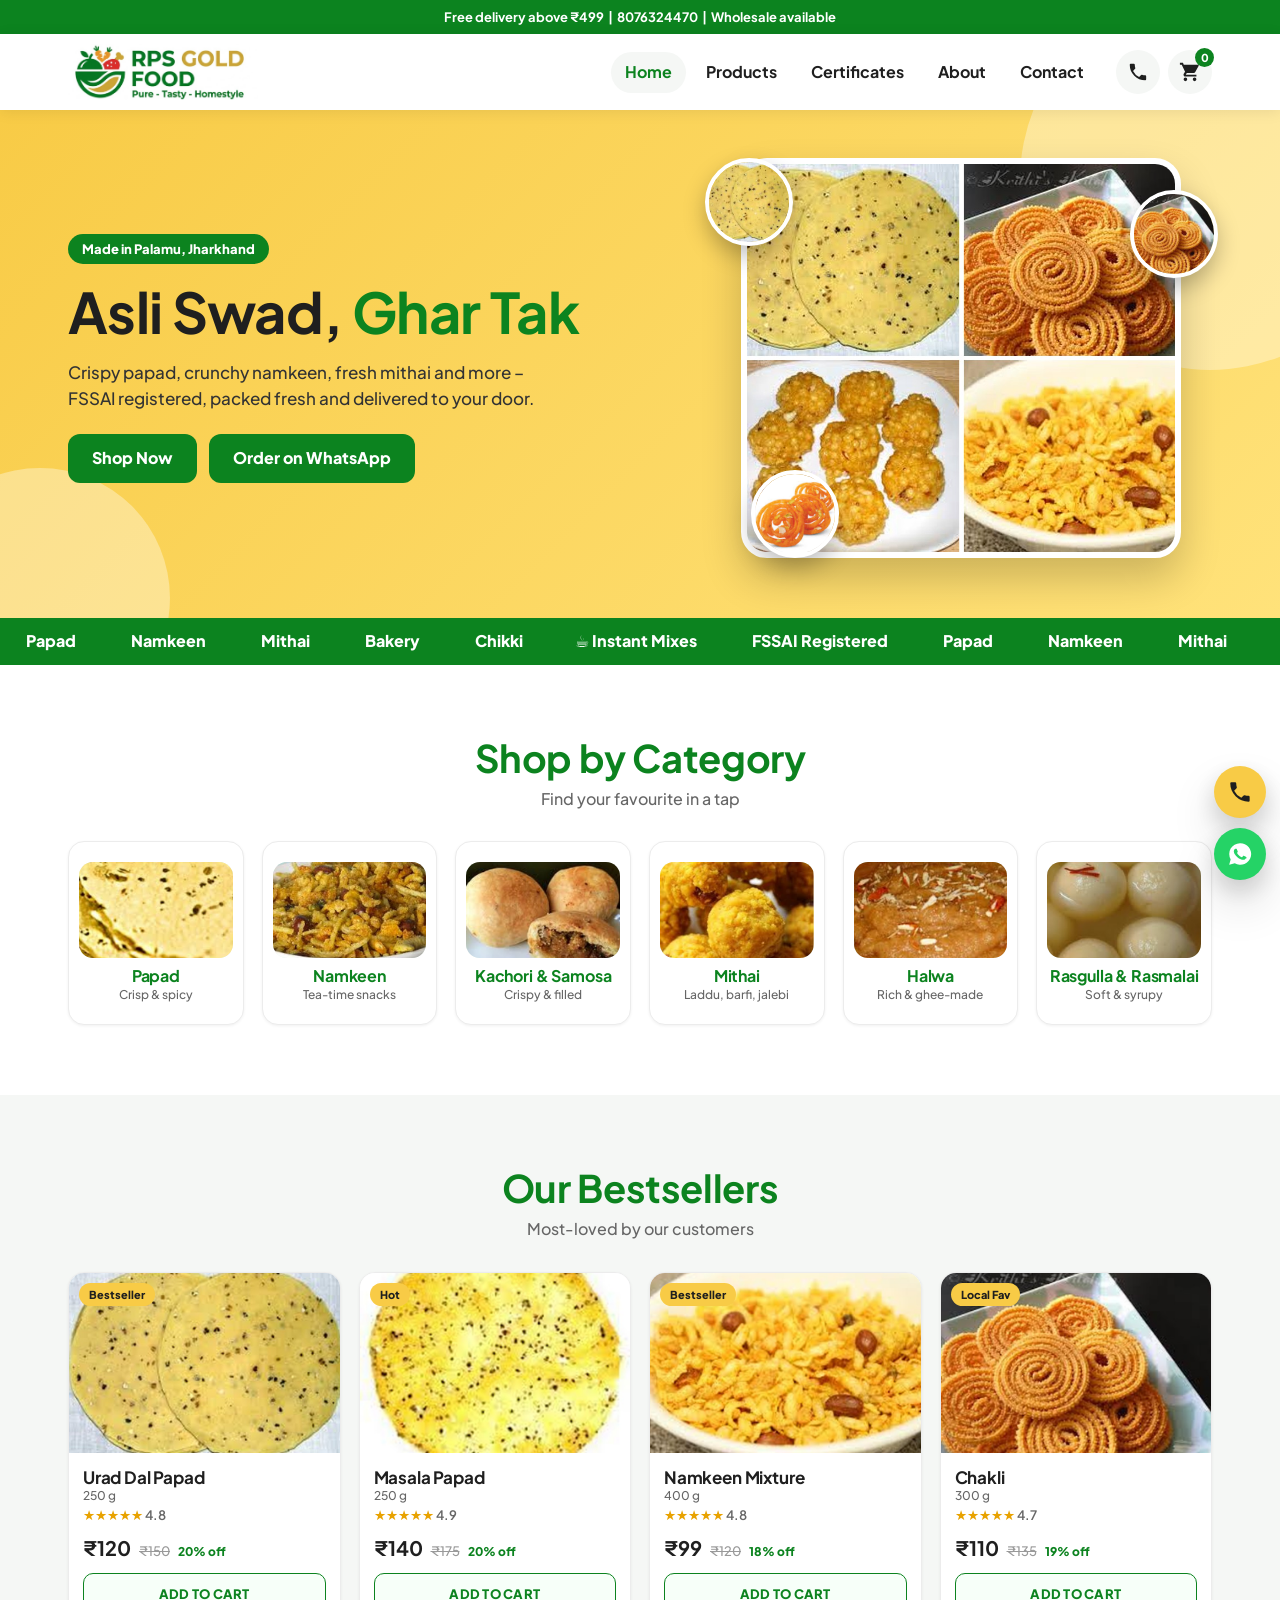
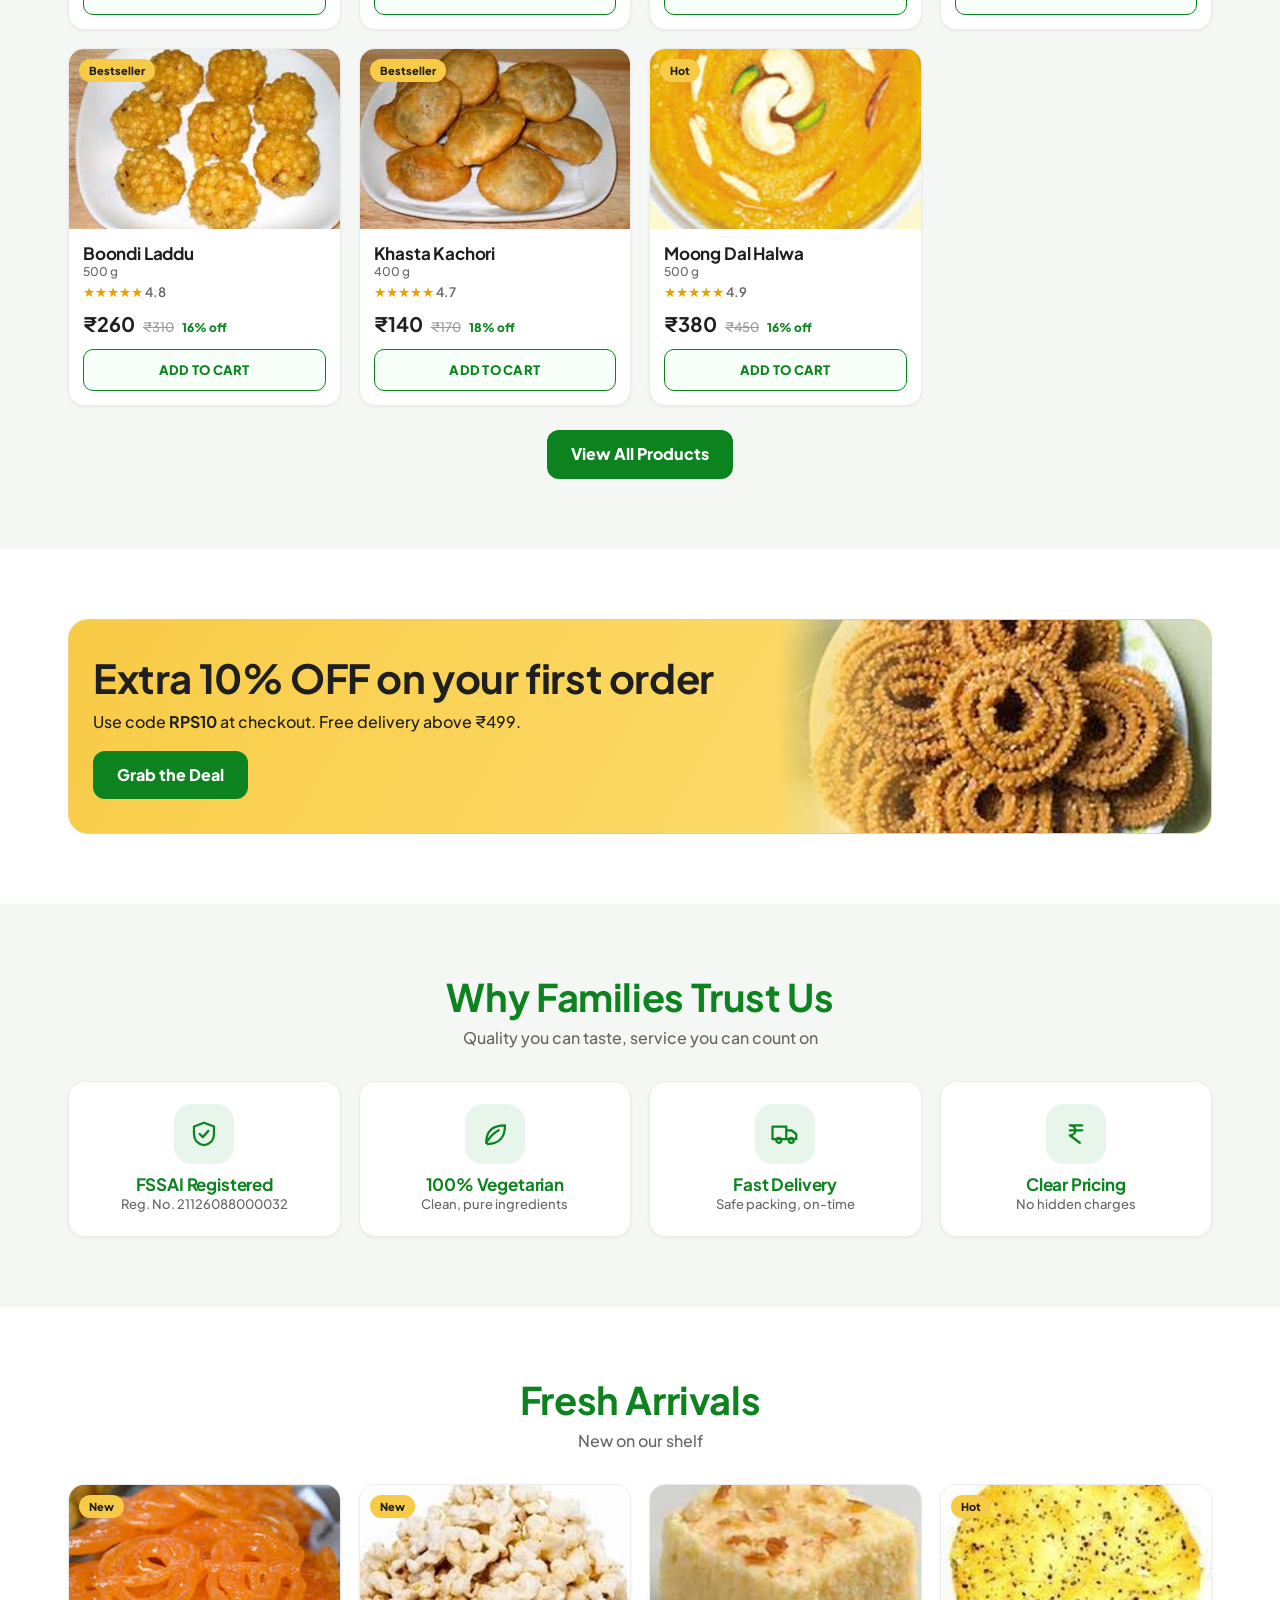
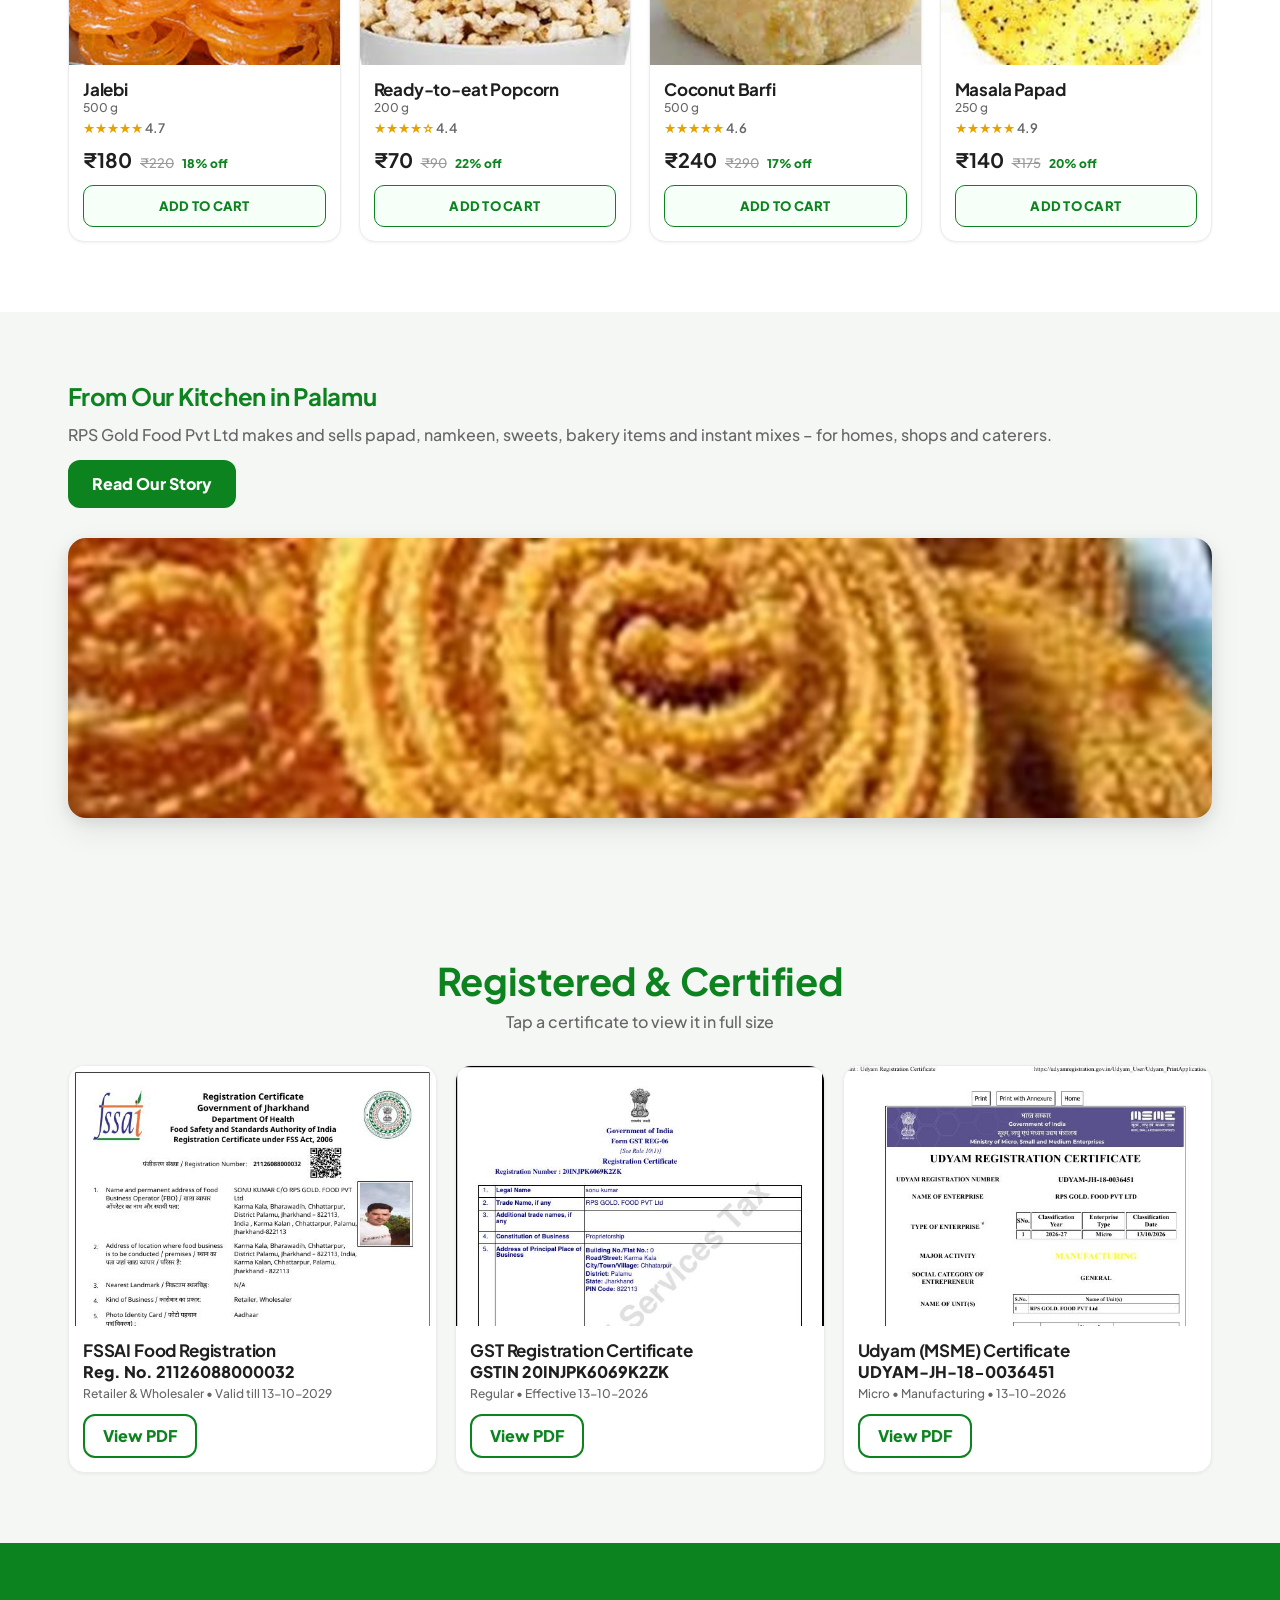
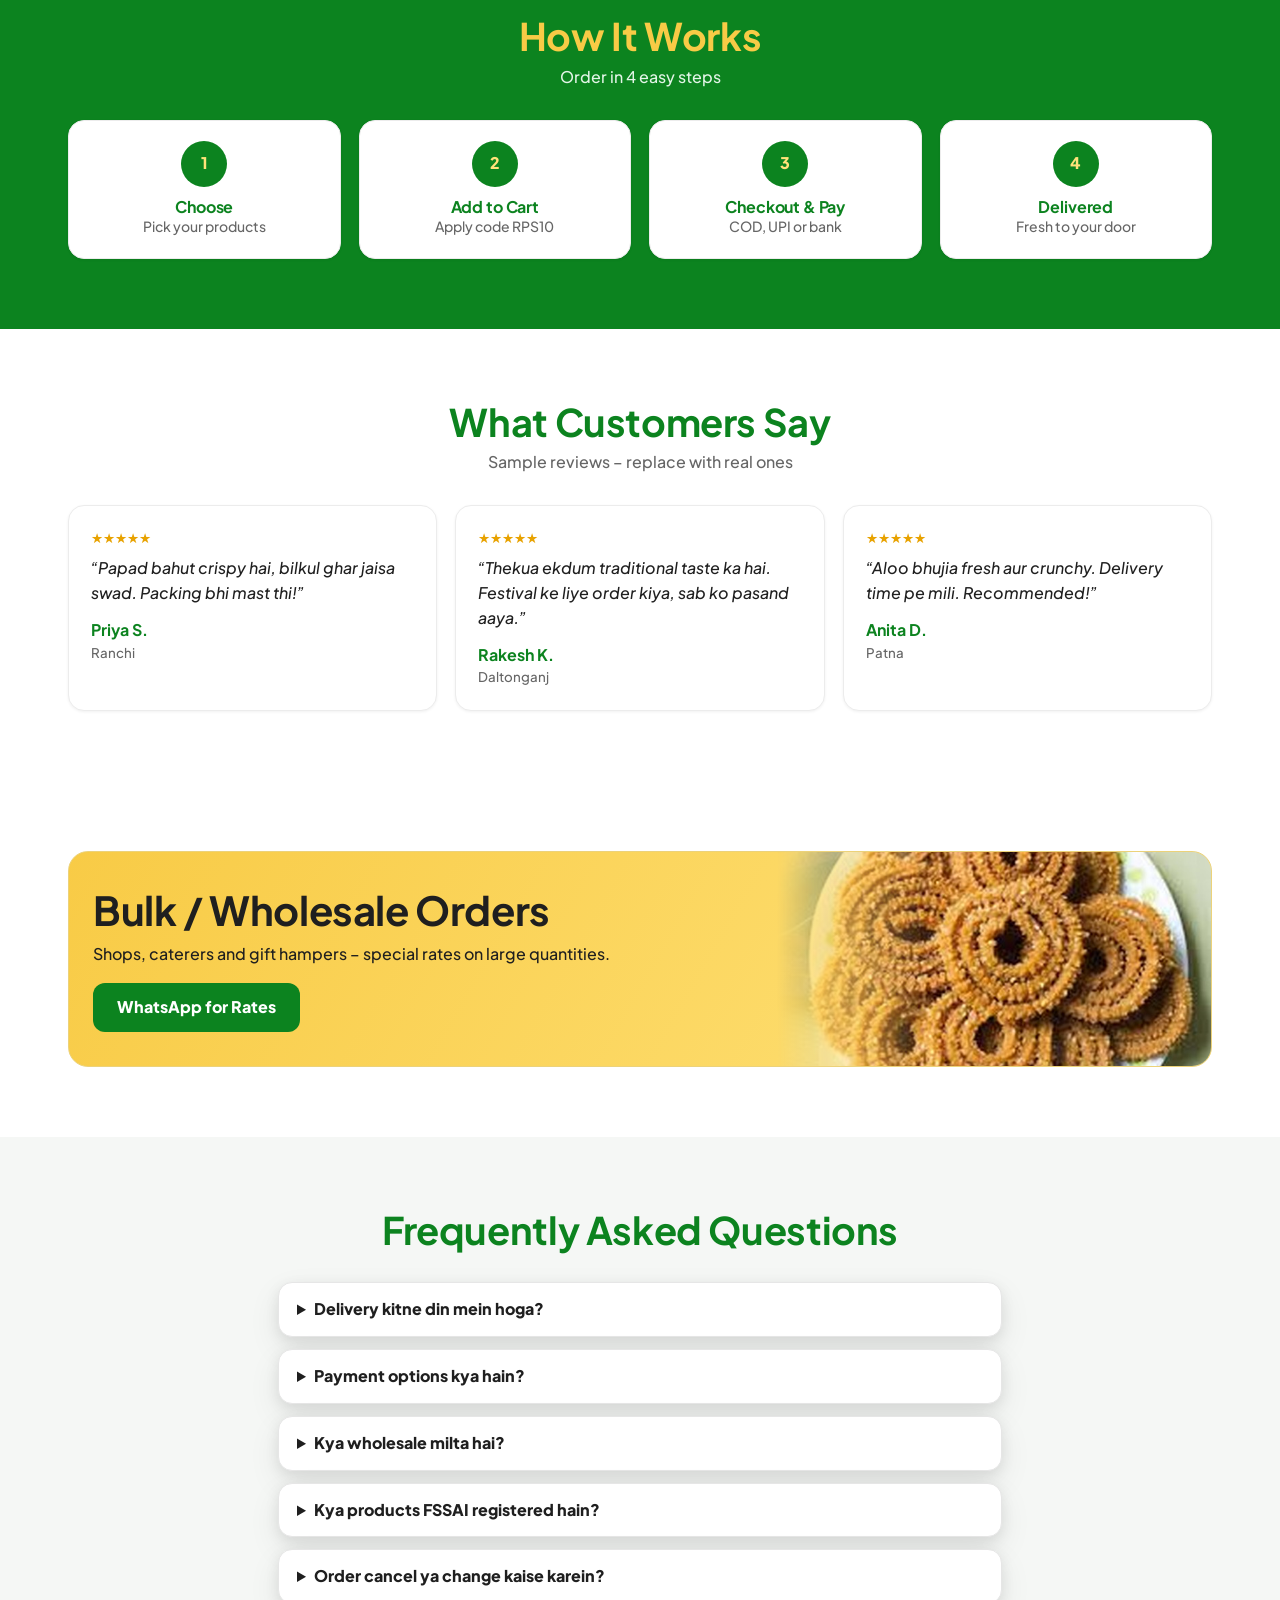
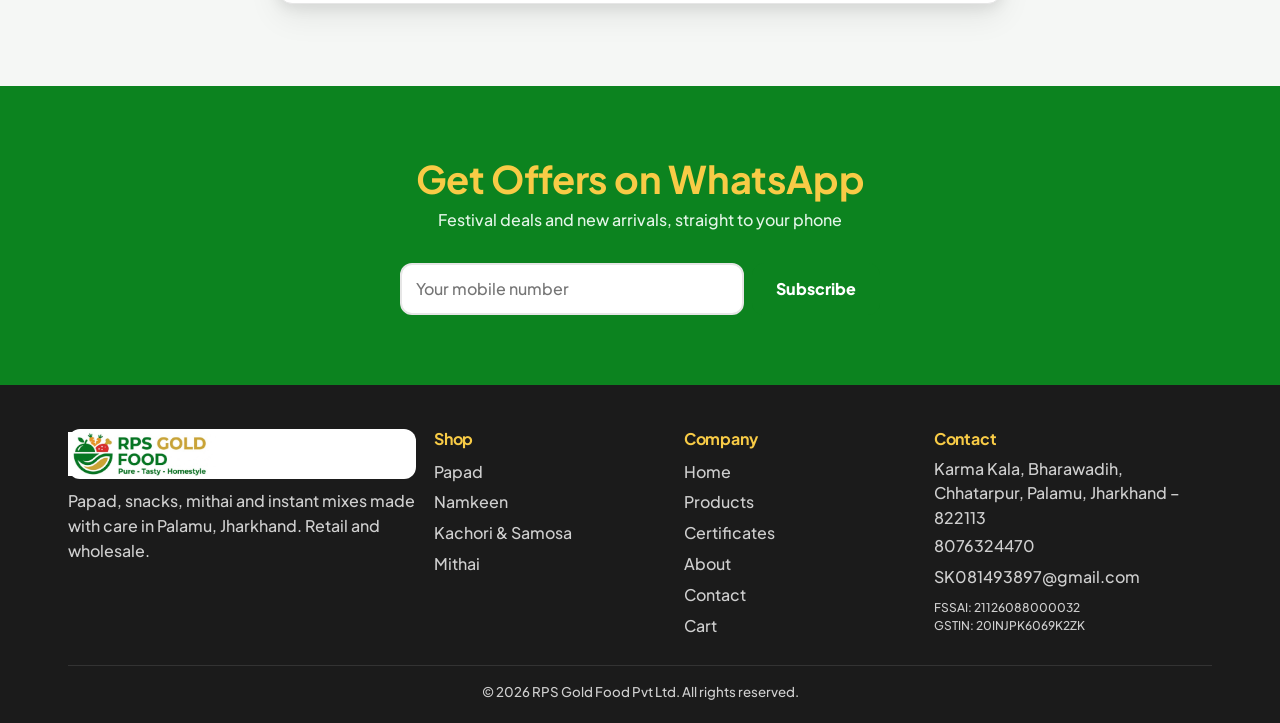
<file: index.html>
<!DOCTYPE html>
<html lang="en"><head>
<meta charset="utf-8"><meta name="viewport" content="width=device-width, initial-scale=1, viewport-fit=cover">
<title>RPS Gold Food – Home | Papad, Namkeen, Mithai</title>
<meta name="description" content="RPS Gold Food Pvt Ltd – FSSAI registered. Papad, namkeen, thekua, chikki, bakery and instant mixes. Retail and wholesale from Palamu, Jharkhand.">
<meta name="theme-color" content="#0C831F">
<link rel="preconnect" href="https://fonts.googleapis.com"><link rel="preconnect" href="https://fonts.gstatic.com" crossorigin>
<link href="https://fonts.googleapis.com/css2?family=Plus+Jakarta+Sans:wght@500;600;700;800&display=swap" rel="stylesheet">
<link rel="icon" href="images/logo.png">
<link rel="stylesheet" href="css/style.css">
</head><body data-page="home"><main id="app"></main><script src="js/app.js"></script></body></html>
</file>
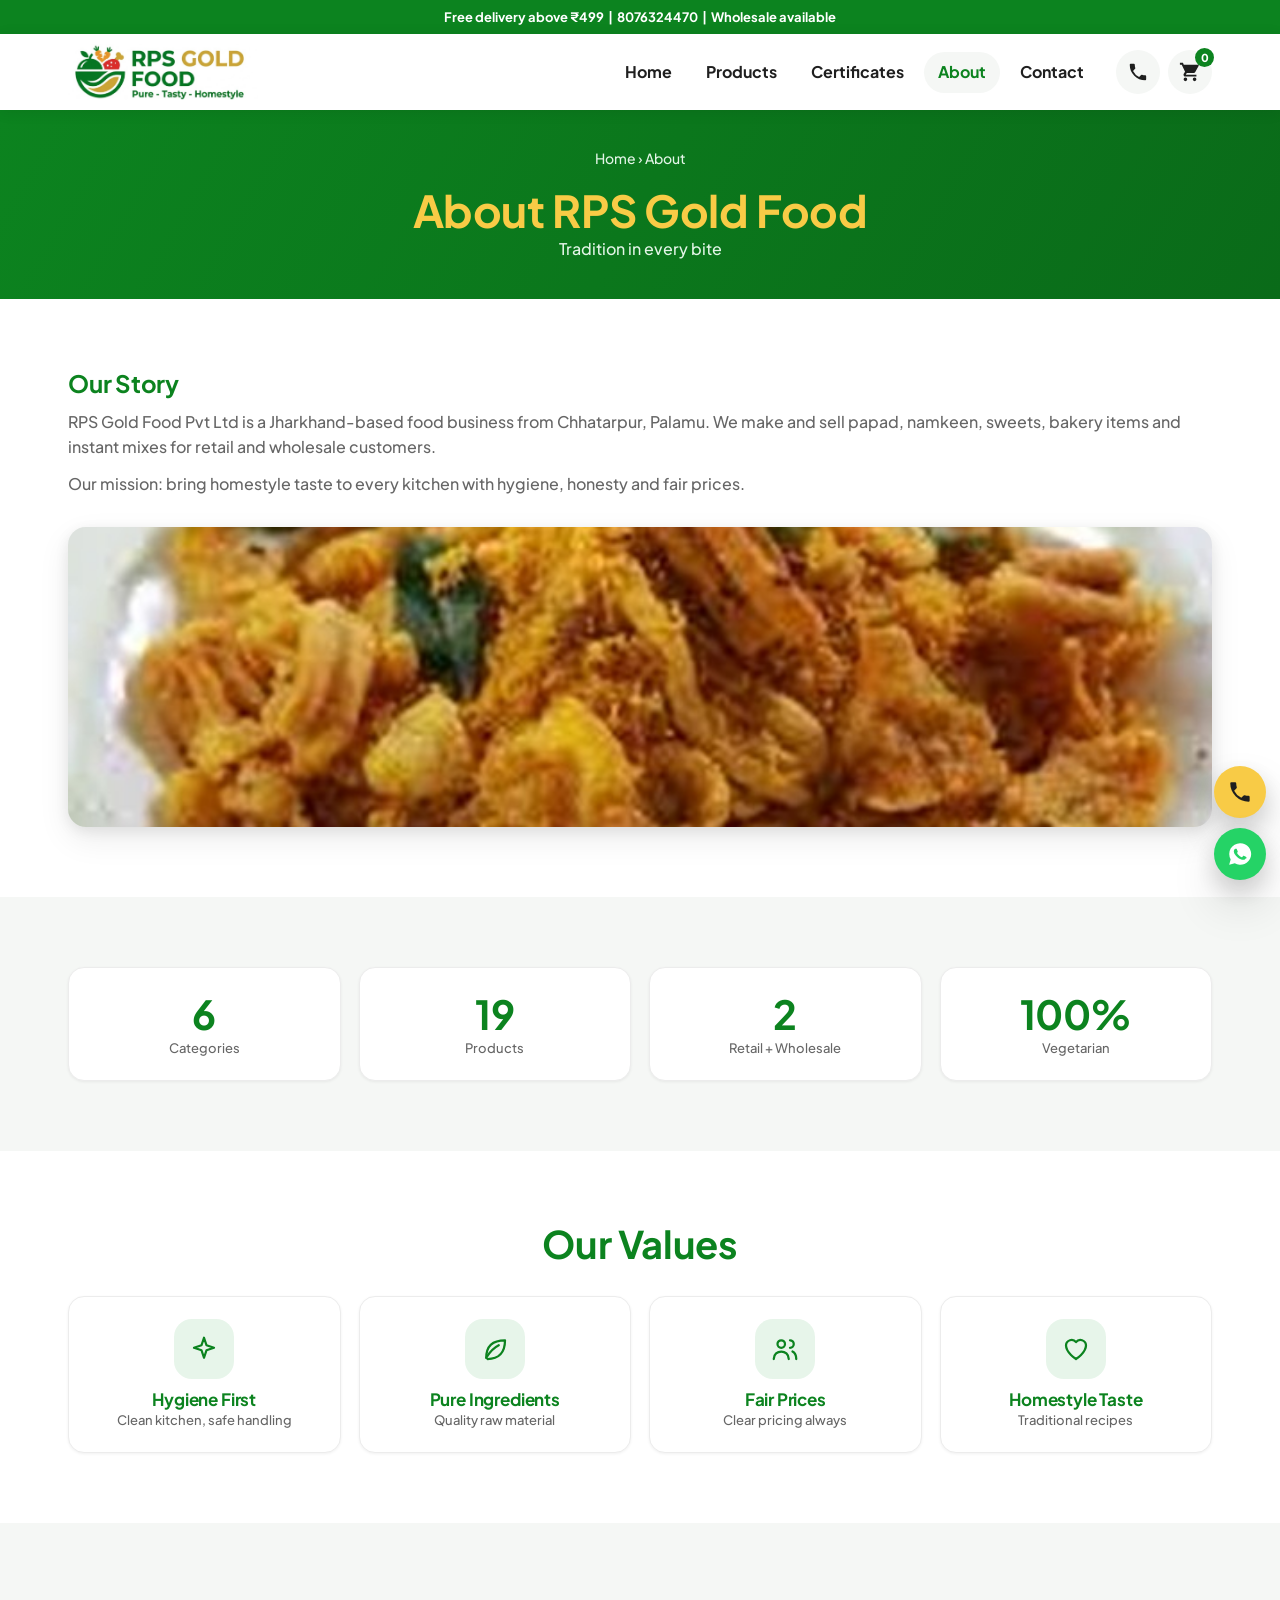
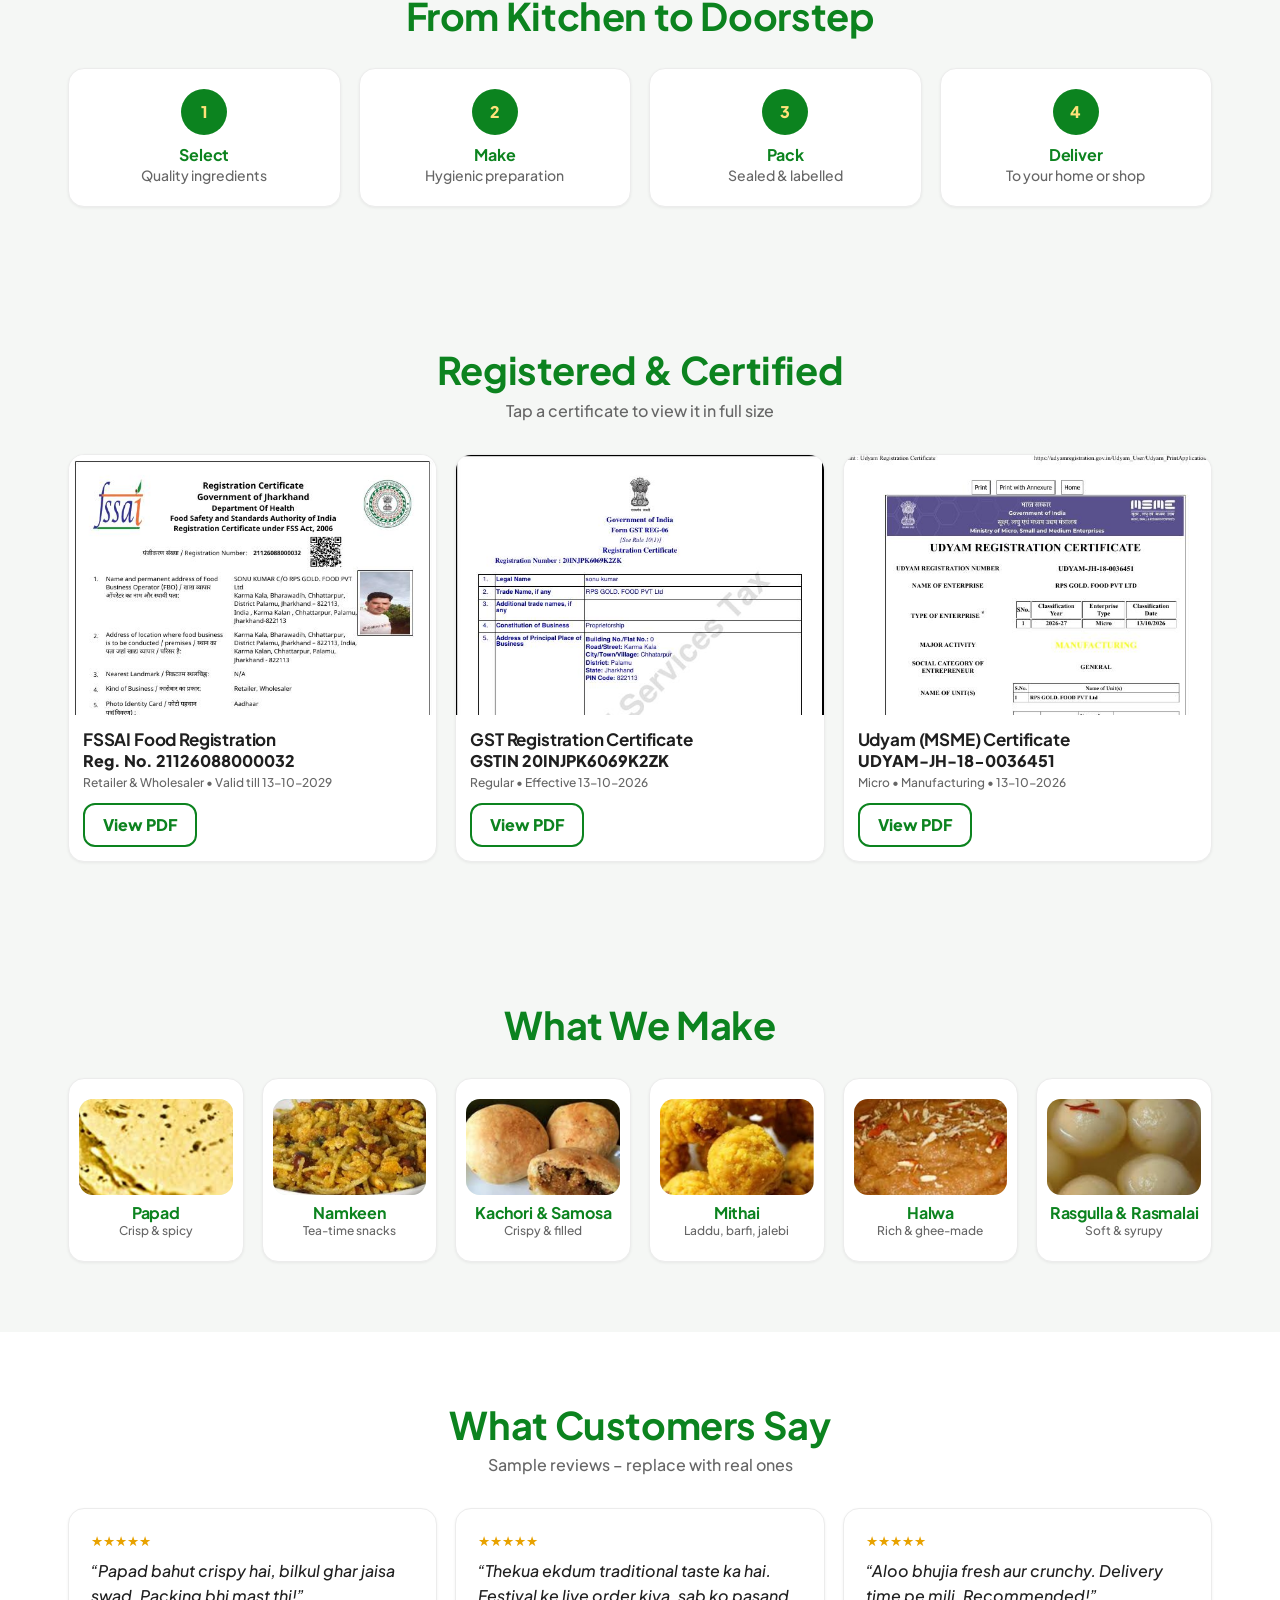
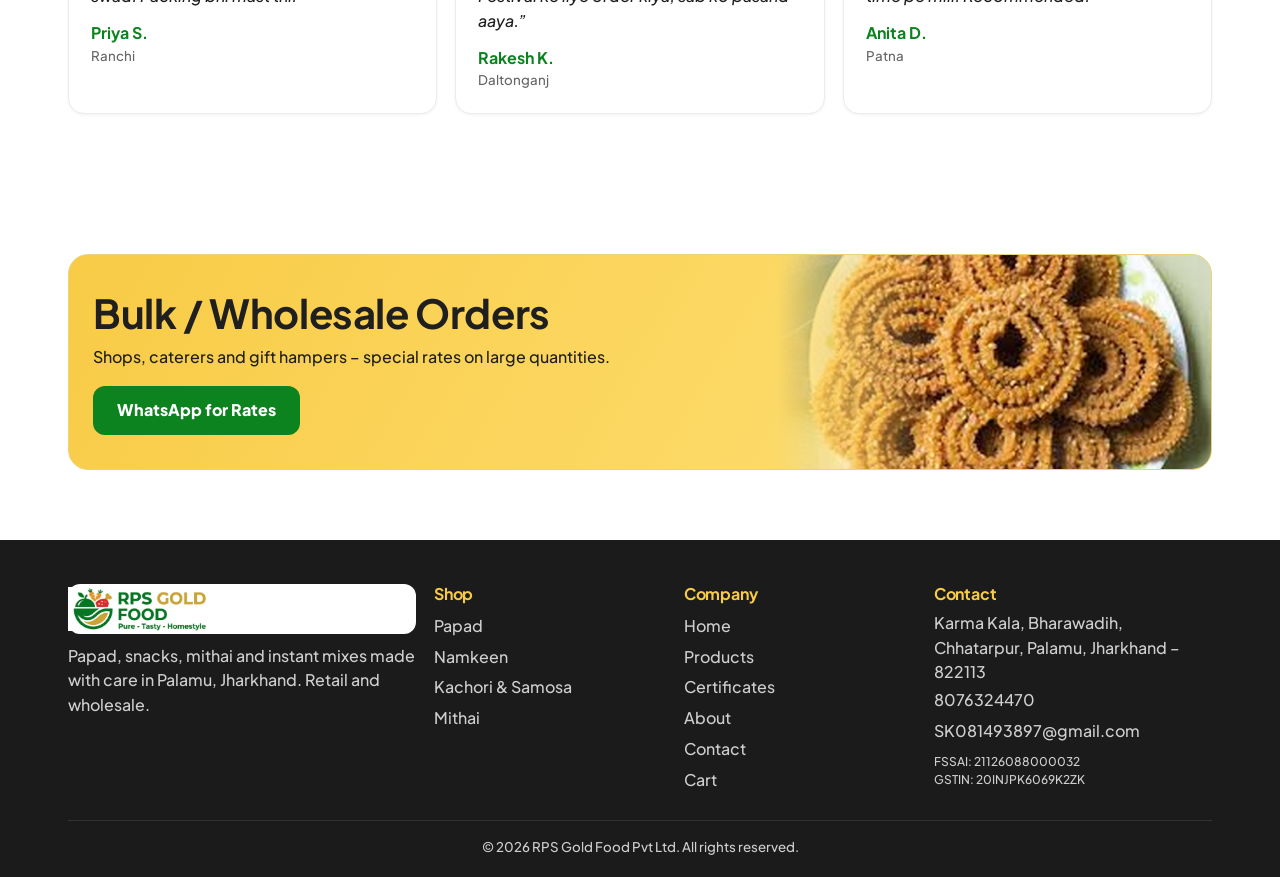
<file: about.html>
<!DOCTYPE html>
<html lang="en"><head>
<meta charset="utf-8"><meta name="viewport" content="width=device-width, initial-scale=1, viewport-fit=cover">
<title>RPS Gold Food – About | Papad, Namkeen, Mithai</title>
<meta name="description" content="RPS Gold Food Pvt Ltd – FSSAI registered. Papad, namkeen, thekua, chikki, bakery and instant mixes. Retail and wholesale from Palamu, Jharkhand.">
<meta name="theme-color" content="#0C831F">
<link rel="preconnect" href="https://fonts.googleapis.com"><link rel="preconnect" href="https://fonts.gstatic.com" crossorigin>
<link href="https://fonts.googleapis.com/css2?family=Plus+Jakarta+Sans:wght@500;600;700;800&display=swap" rel="stylesheet">
<link rel="icon" href="images/logo.png">
<link rel="stylesheet" href="css/style.css">
</head><body data-page="about"><main id="app"></main><script src="js/app.js"></script></body></html>
</file>
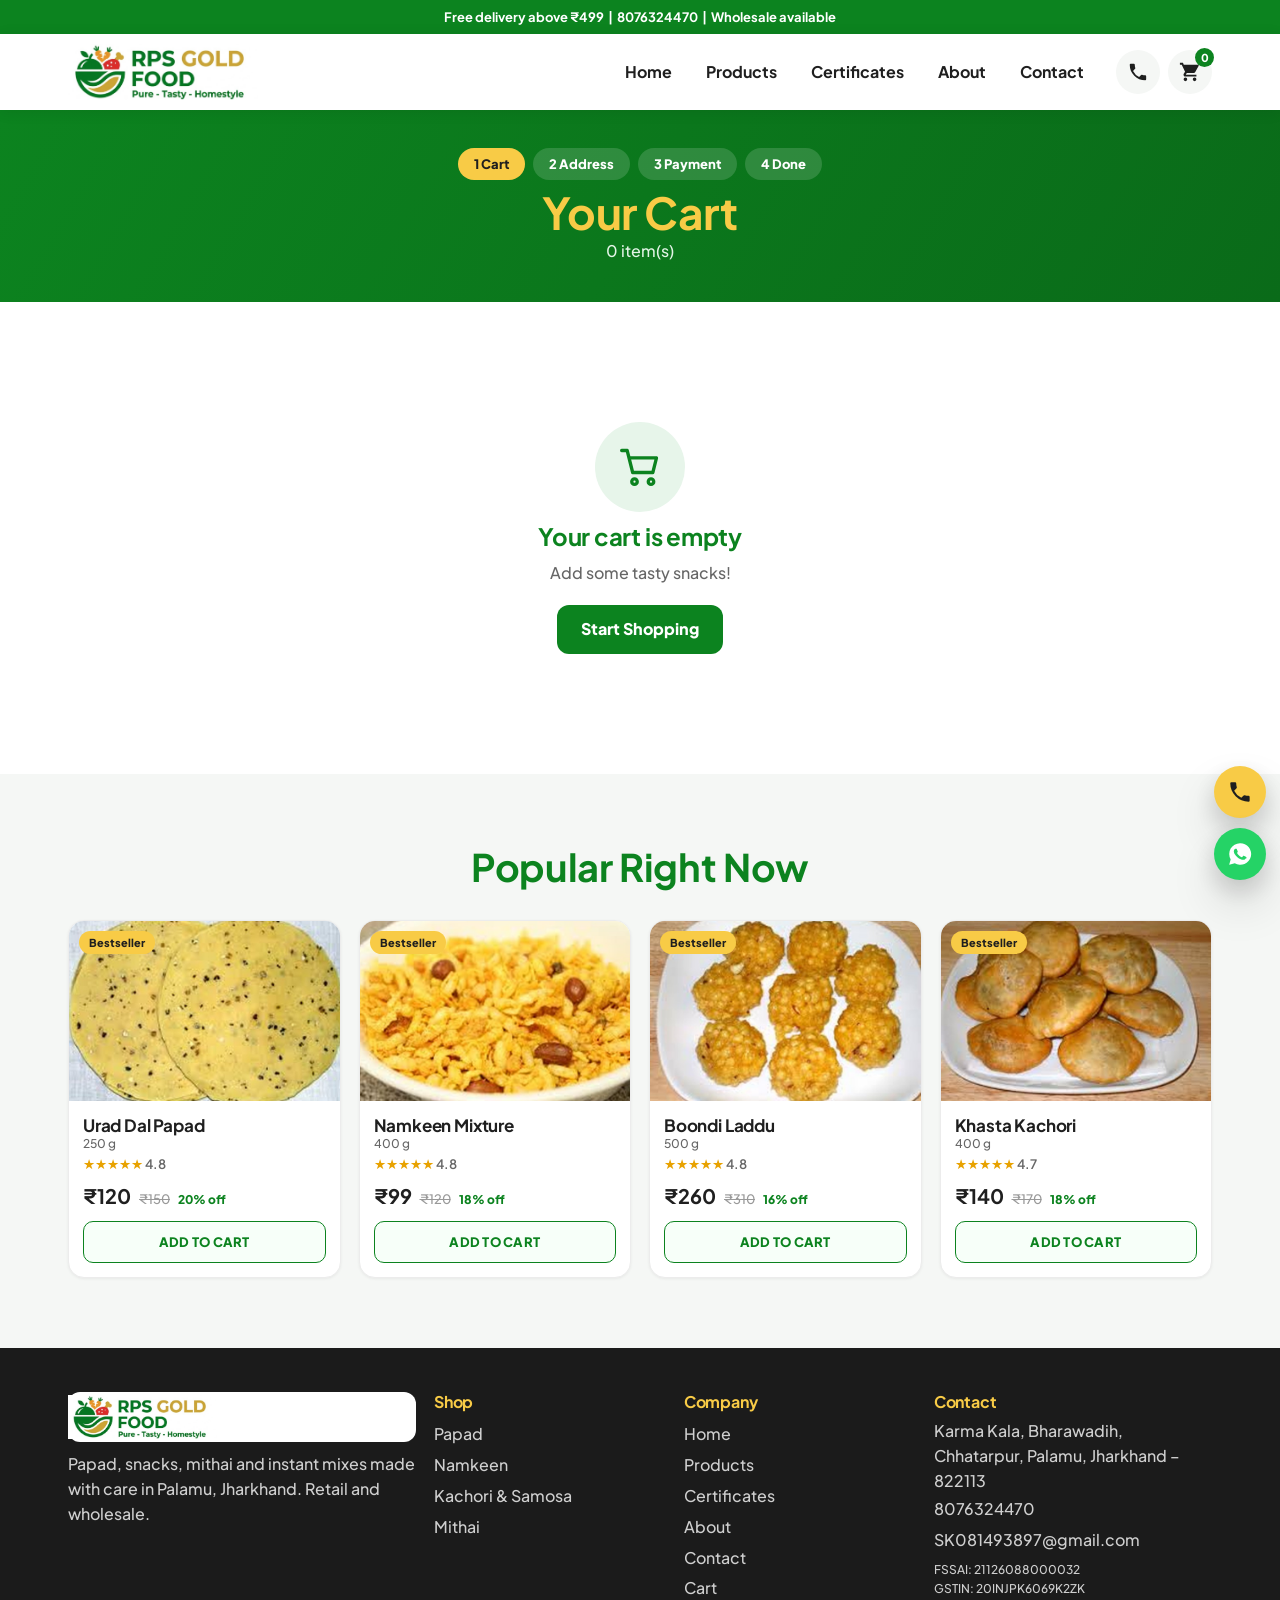
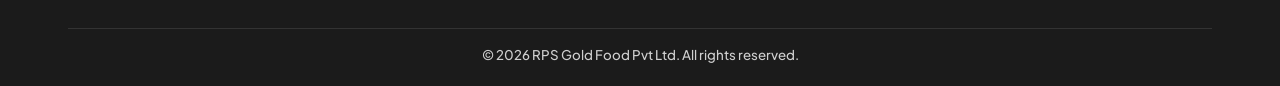
<file: cart.html>
<!DOCTYPE html>
<html lang="en"><head>
<meta charset="utf-8"><meta name="viewport" content="width=device-width, initial-scale=1, viewport-fit=cover">
<title>RPS Gold Food – Cart | Papad, Namkeen, Mithai</title>
<meta name="description" content="RPS Gold Food Pvt Ltd – FSSAI registered. Papad, namkeen, thekua, chikki, bakery and instant mixes. Retail and wholesale from Palamu, Jharkhand.">
<meta name="theme-color" content="#0C831F">
<link rel="preconnect" href="https://fonts.googleapis.com"><link rel="preconnect" href="https://fonts.gstatic.com" crossorigin>
<link href="https://fonts.googleapis.com/css2?family=Plus+Jakarta+Sans:wght@500;600;700;800&display=swap" rel="stylesheet">
<link rel="icon" href="images/logo.png">
<link rel="stylesheet" href="css/style.css">
</head><body data-page="cart"><main id="app"></main><script src="js/app.js"></script></body></html>
</file>
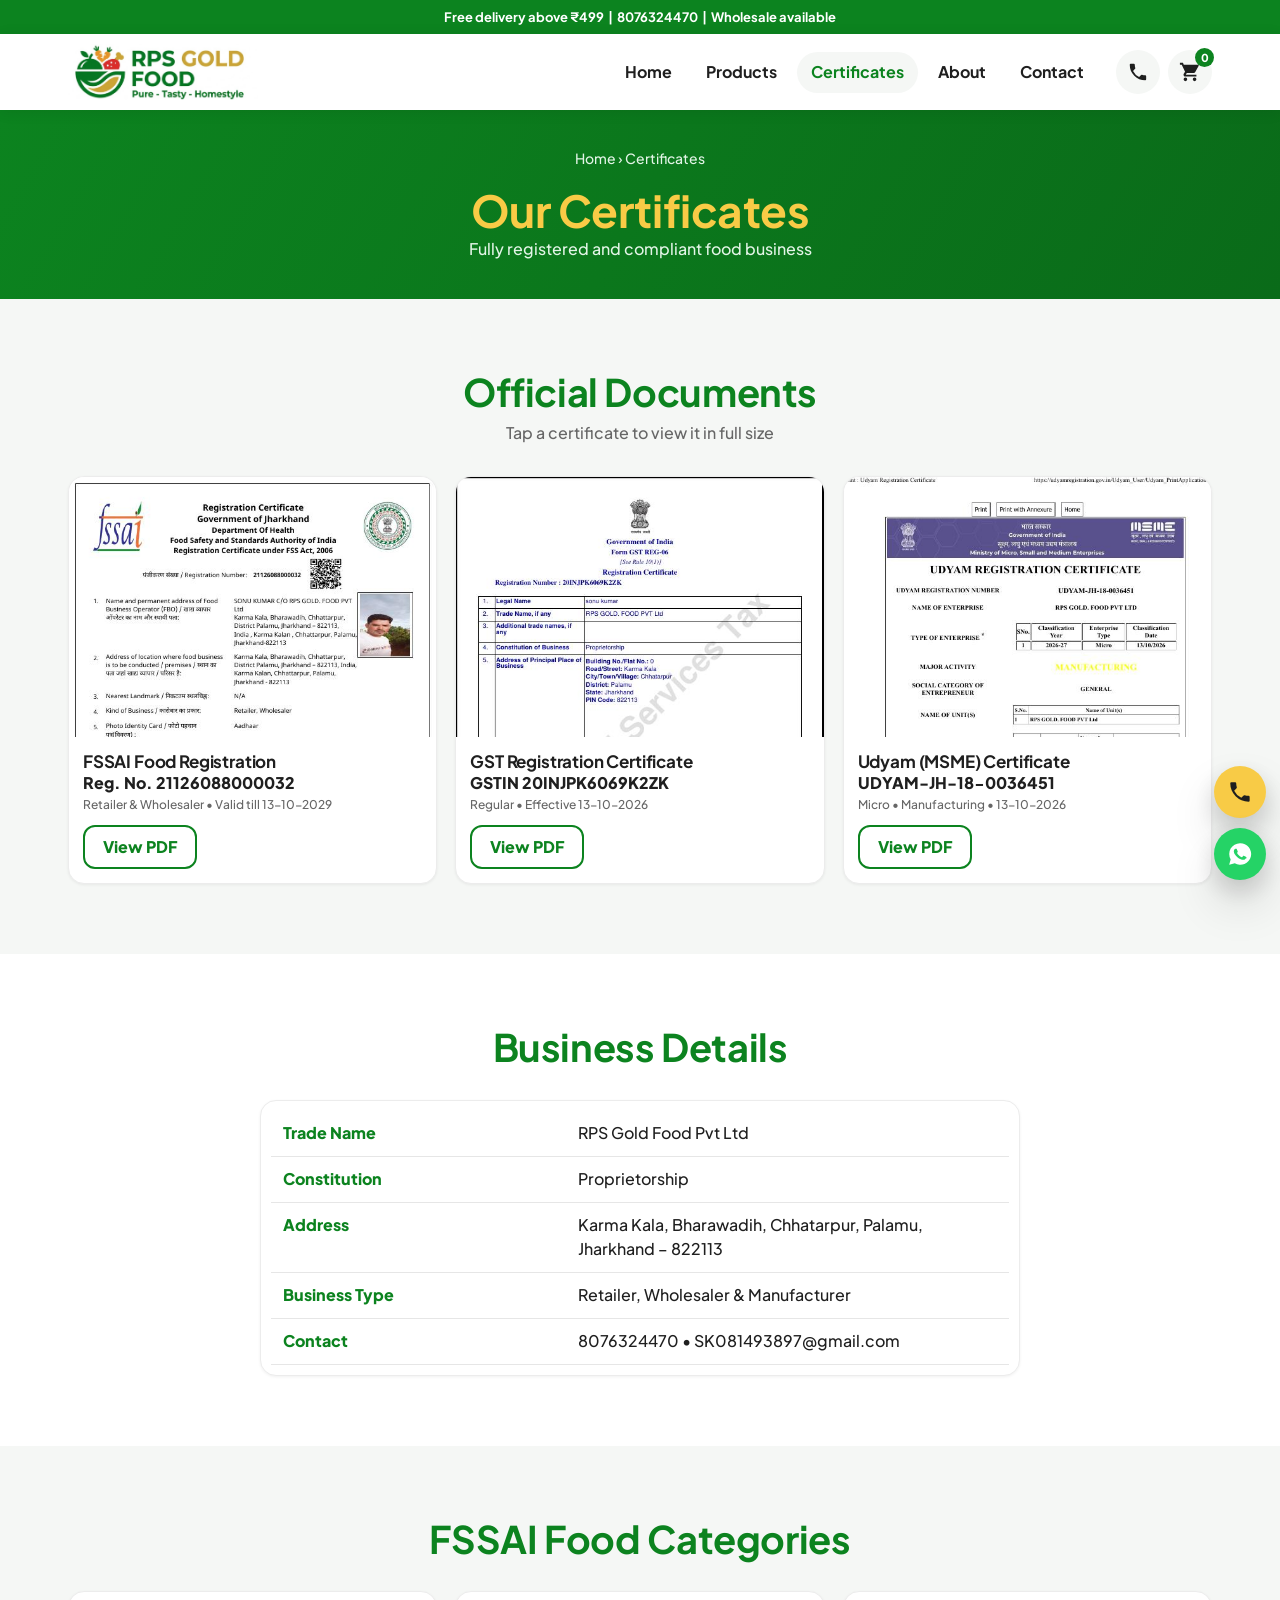
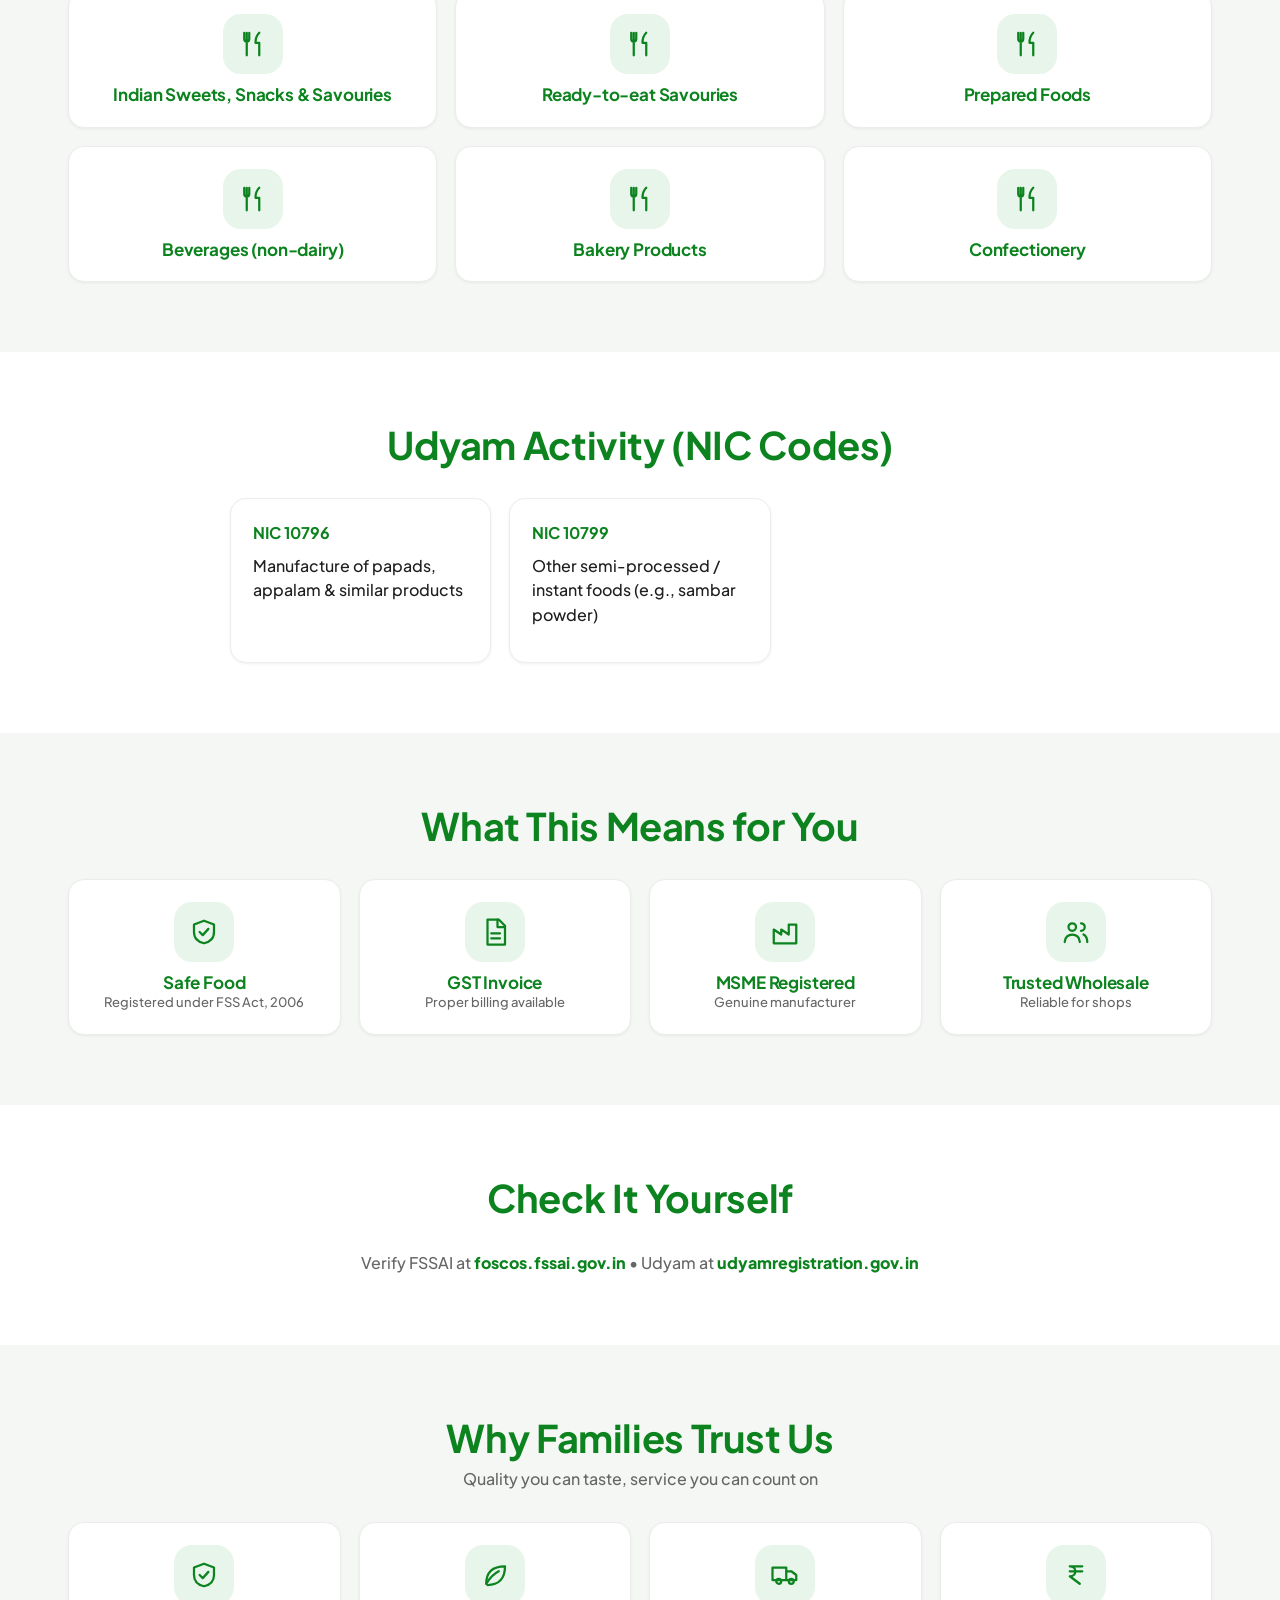
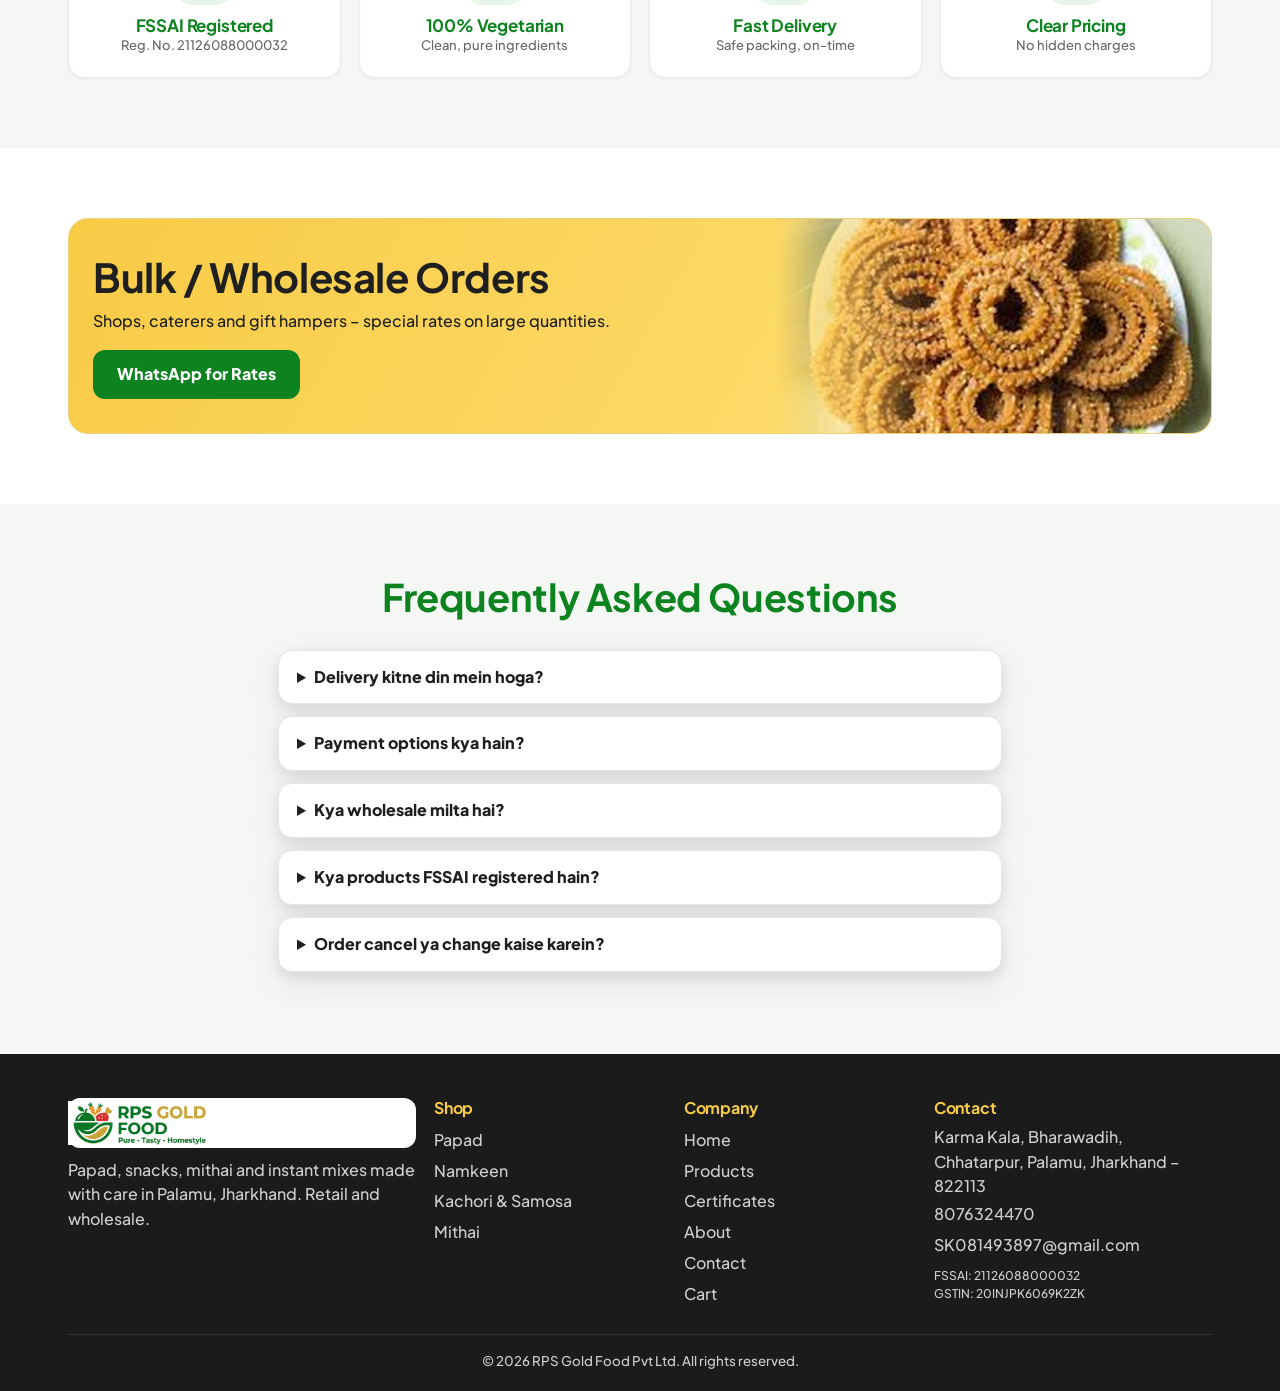
<file: certificates.html>
<!DOCTYPE html>
<html lang="en"><head>
<meta charset="utf-8"><meta name="viewport" content="width=device-width, initial-scale=1, viewport-fit=cover">
<title>RPS Gold Food – Certificates | Papad, Namkeen, Mithai</title>
<meta name="description" content="RPS Gold Food Pvt Ltd – FSSAI registered. Papad, namkeen, thekua, chikki, bakery and instant mixes. Retail and wholesale from Palamu, Jharkhand.">
<meta name="theme-color" content="#0C831F">
<link rel="preconnect" href="https://fonts.googleapis.com"><link rel="preconnect" href="https://fonts.gstatic.com" crossorigin>
<link href="https://fonts.googleapis.com/css2?family=Plus+Jakarta+Sans:wght@500;600;700;800&display=swap" rel="stylesheet">
<link rel="icon" href="images/logo.png">
<link rel="stylesheet" href="css/style.css">
</head><body data-page="certificates"><main id="app"></main><script src="js/app.js"></script></body></html>
</file>
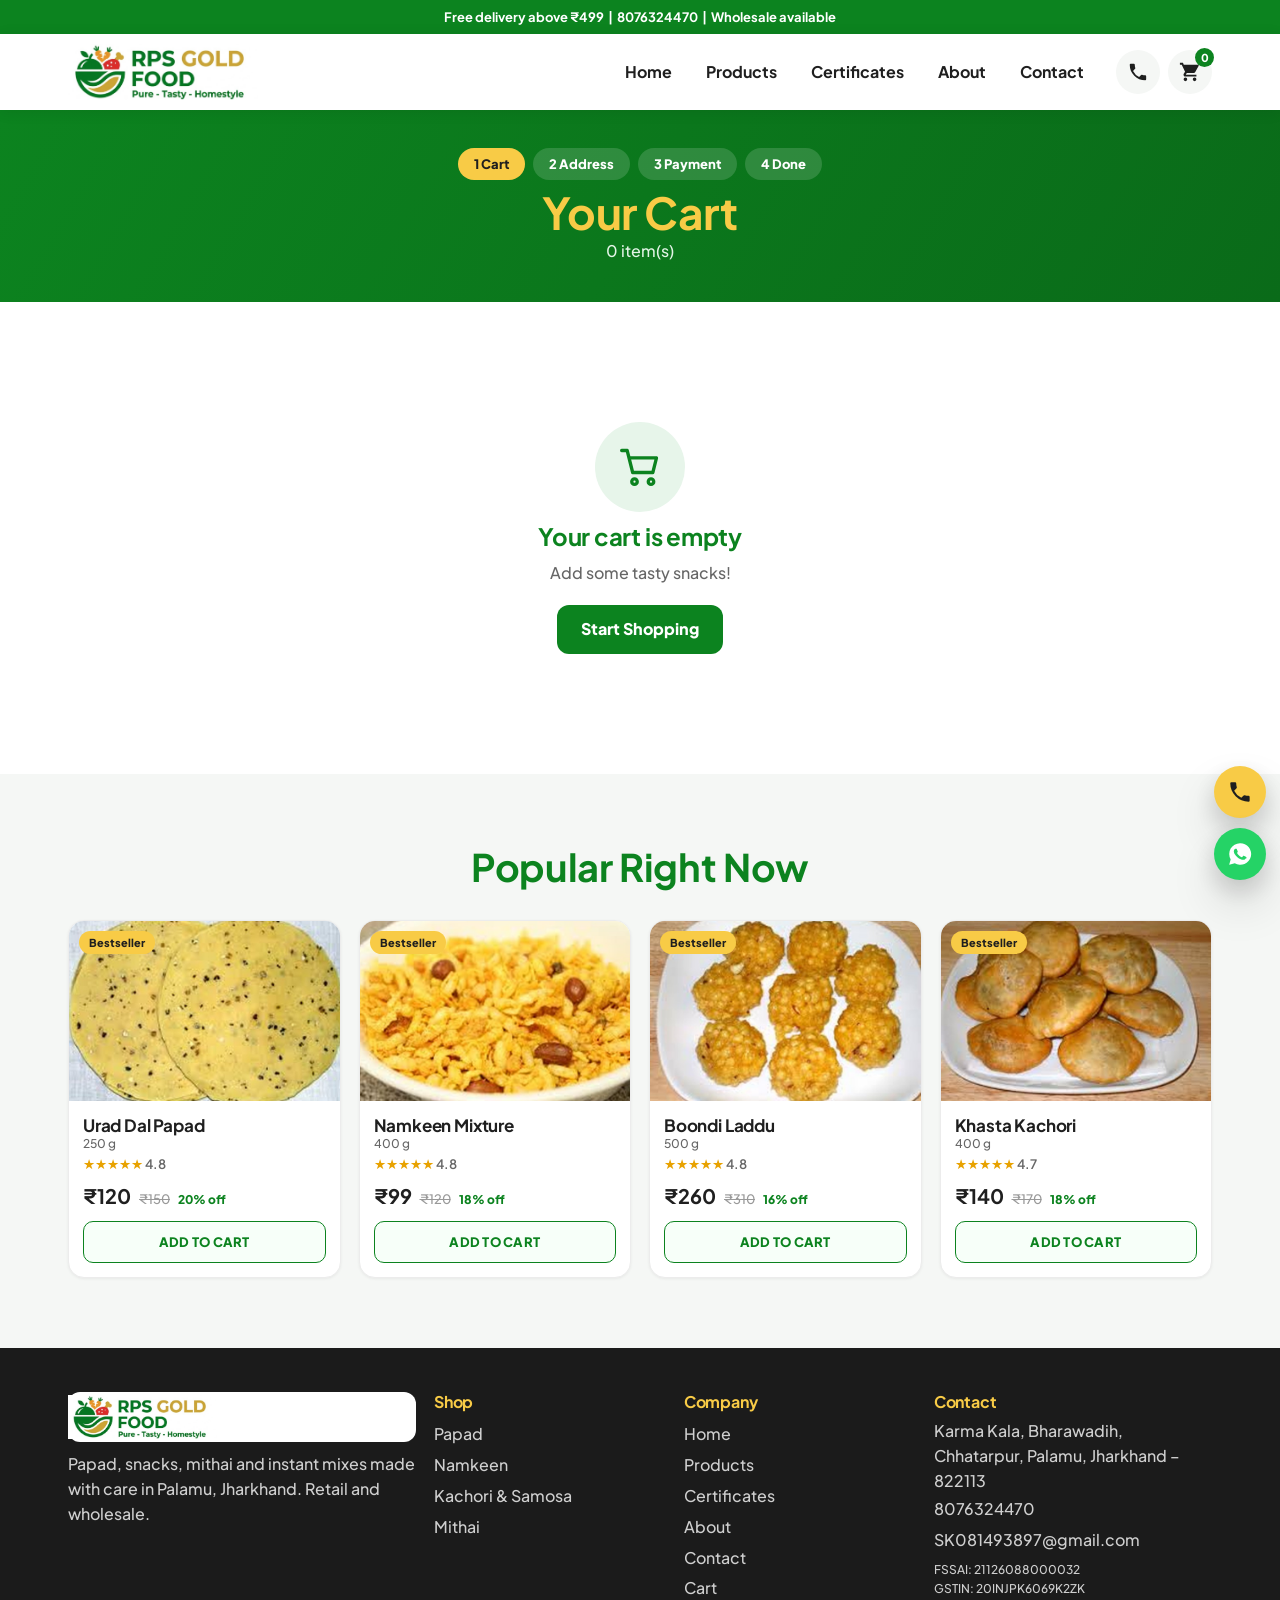
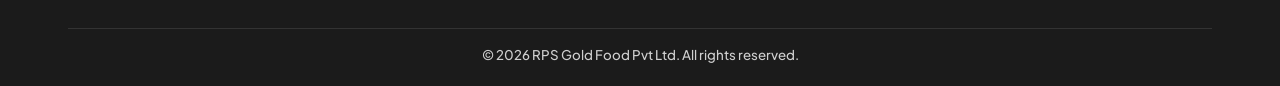
<file: checkout.html>
<!DOCTYPE html>
<html lang="en"><head>
<meta charset="utf-8"><meta name="viewport" content="width=device-width, initial-scale=1, viewport-fit=cover">
<title>RPS Gold Food – Checkout | Papad, Namkeen, Mithai</title>
<meta name="description" content="RPS Gold Food Pvt Ltd – FSSAI registered. Papad, namkeen, thekua, chikki, bakery and instant mixes. Retail and wholesale from Palamu, Jharkhand.">
<meta name="theme-color" content="#0C831F">
<link rel="preconnect" href="https://fonts.googleapis.com"><link rel="preconnect" href="https://fonts.gstatic.com" crossorigin>
<link href="https://fonts.googleapis.com/css2?family=Plus+Jakarta+Sans:wght@500;600;700;800&display=swap" rel="stylesheet">
<link rel="icon" href="images/logo.png">
<link rel="stylesheet" href="css/style.css">
</head><body data-page="checkout"><main id="app"></main><script src="js/app.js"></script></body></html>
</file>
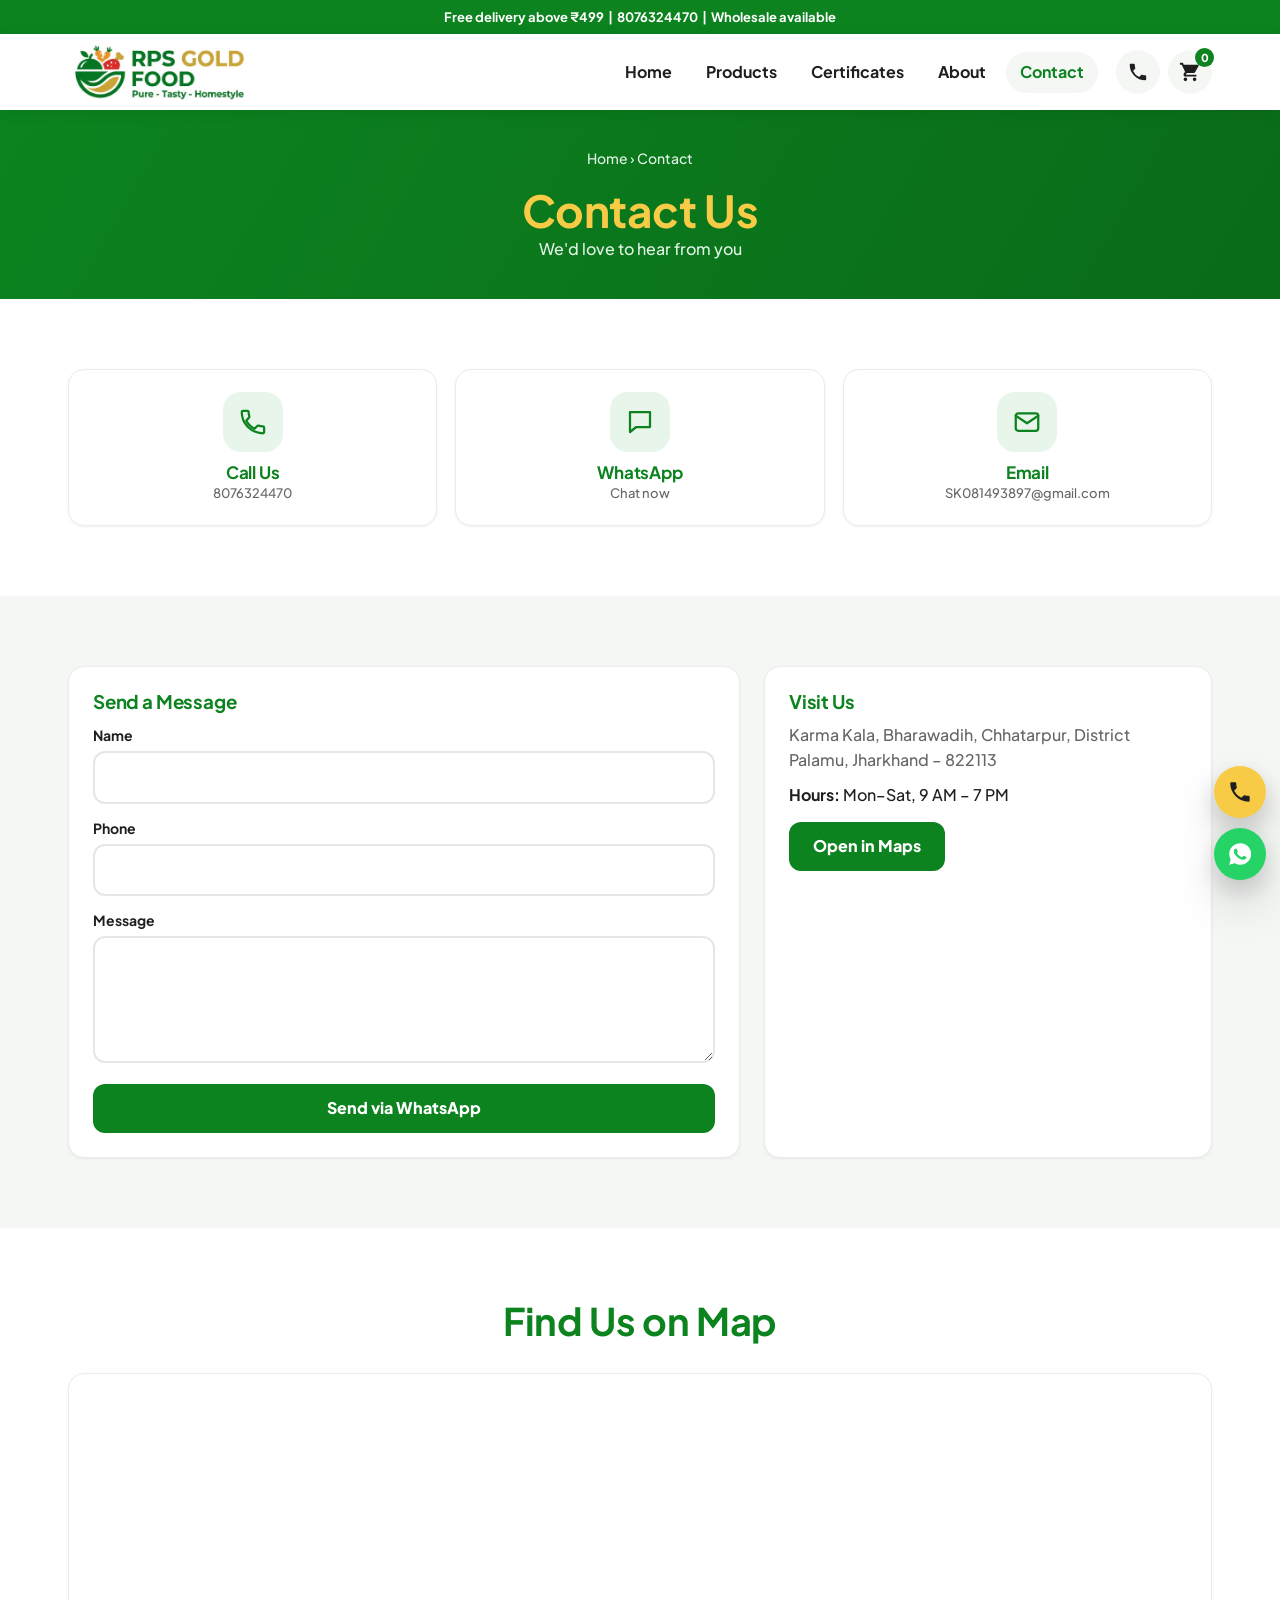
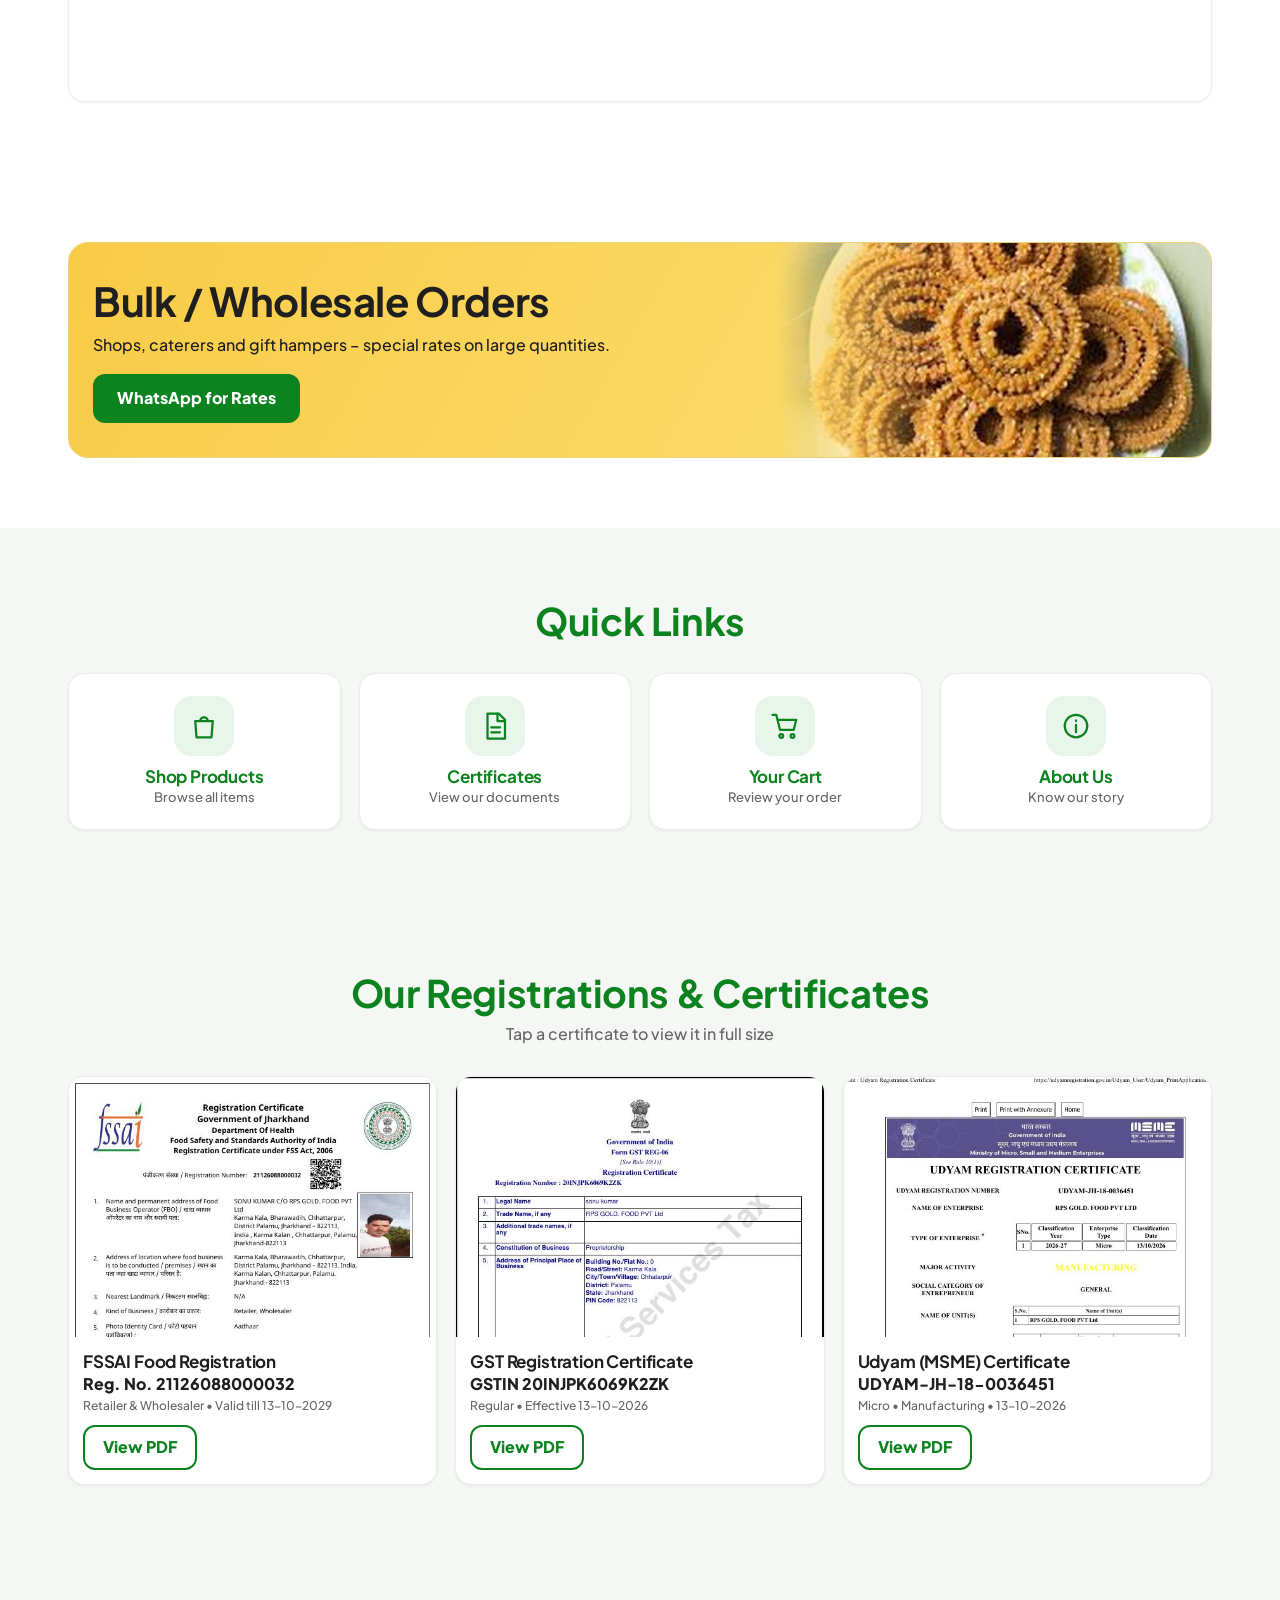
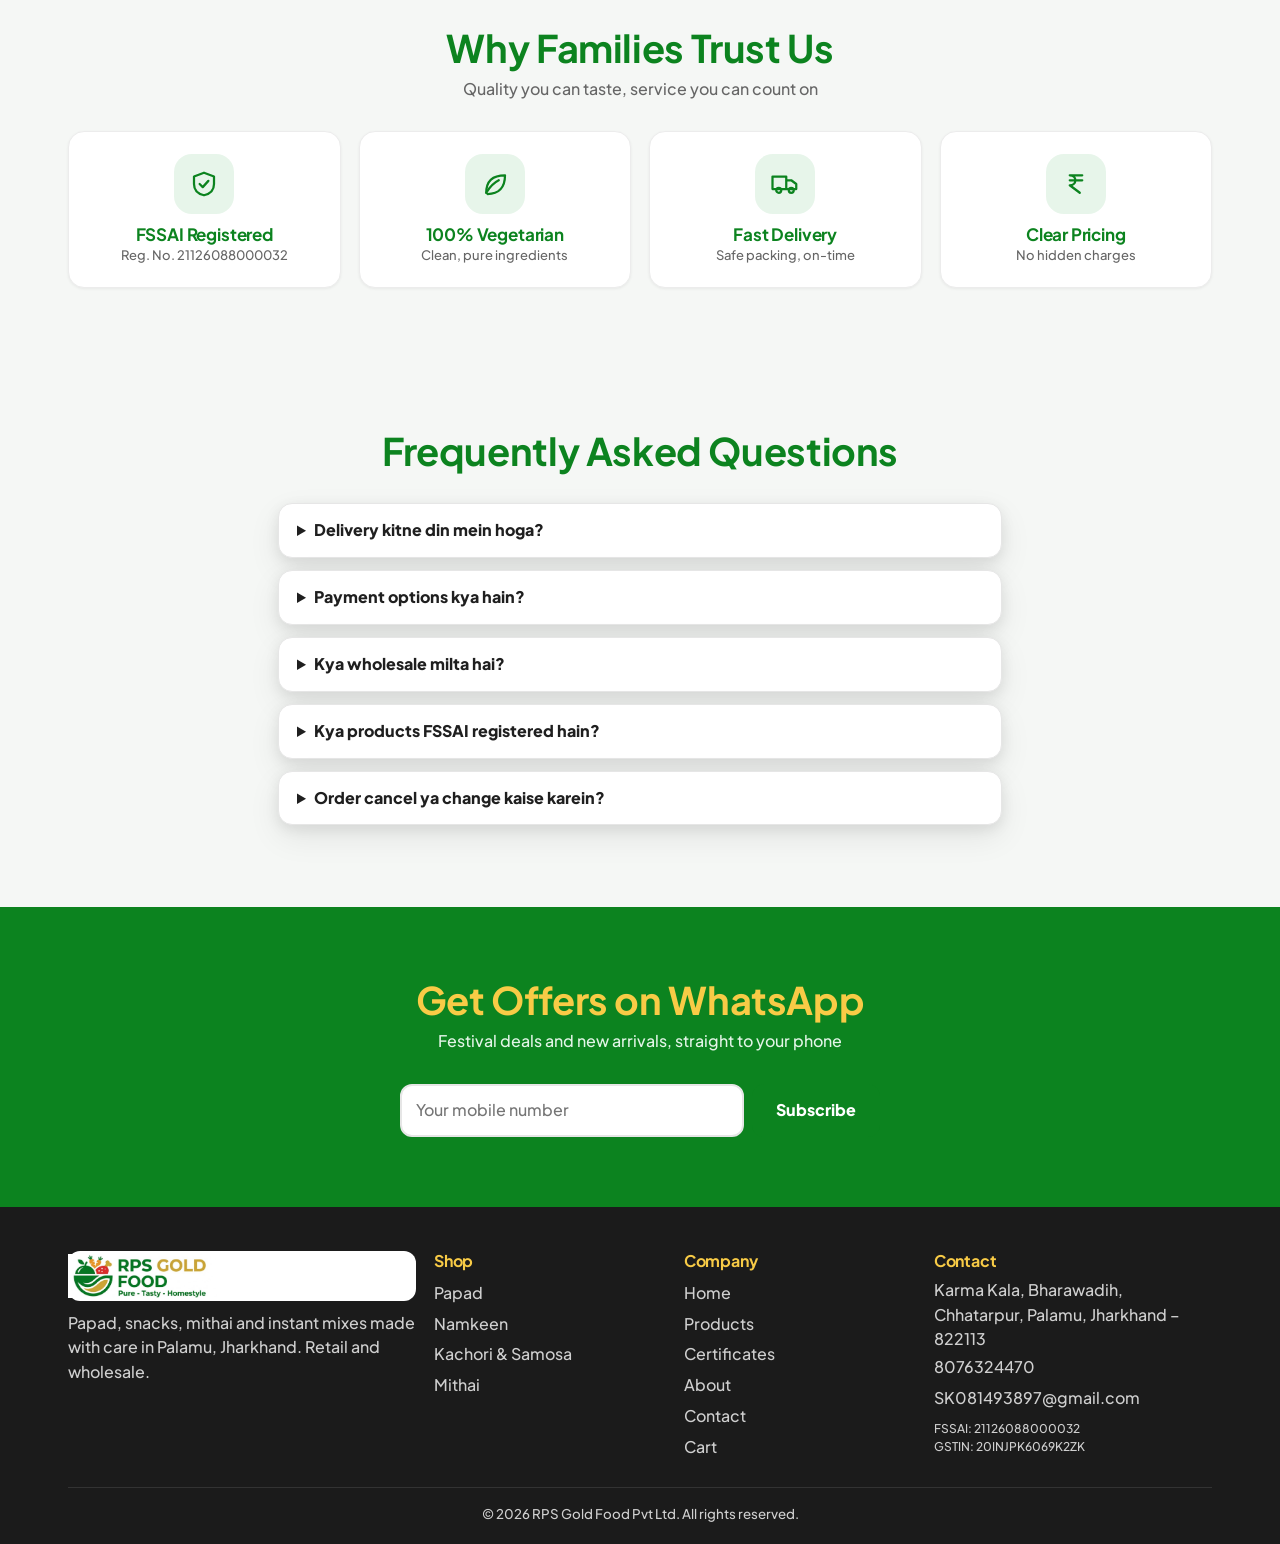
<file: contact.html>
<!DOCTYPE html>
<html lang="en"><head>
<meta charset="utf-8"><meta name="viewport" content="width=device-width, initial-scale=1, viewport-fit=cover">
<title>RPS Gold Food – Contact | Papad, Namkeen, Mithai</title>
<meta name="description" content="RPS Gold Food Pvt Ltd – FSSAI registered. Papad, namkeen, thekua, chikki, bakery and instant mixes. Retail and wholesale from Palamu, Jharkhand.">
<meta name="theme-color" content="#0C831F">
<link rel="preconnect" href="https://fonts.googleapis.com"><link rel="preconnect" href="https://fonts.gstatic.com" crossorigin>
<link href="https://fonts.googleapis.com/css2?family=Plus+Jakarta+Sans:wght@500;600;700;800&display=swap" rel="stylesheet">
<link rel="icon" href="images/logo.png">
<link rel="stylesheet" href="css/style.css">
</head><body data-page="contact"><main id="app"></main><script src="js/app.js"></script></body></html>
</file>
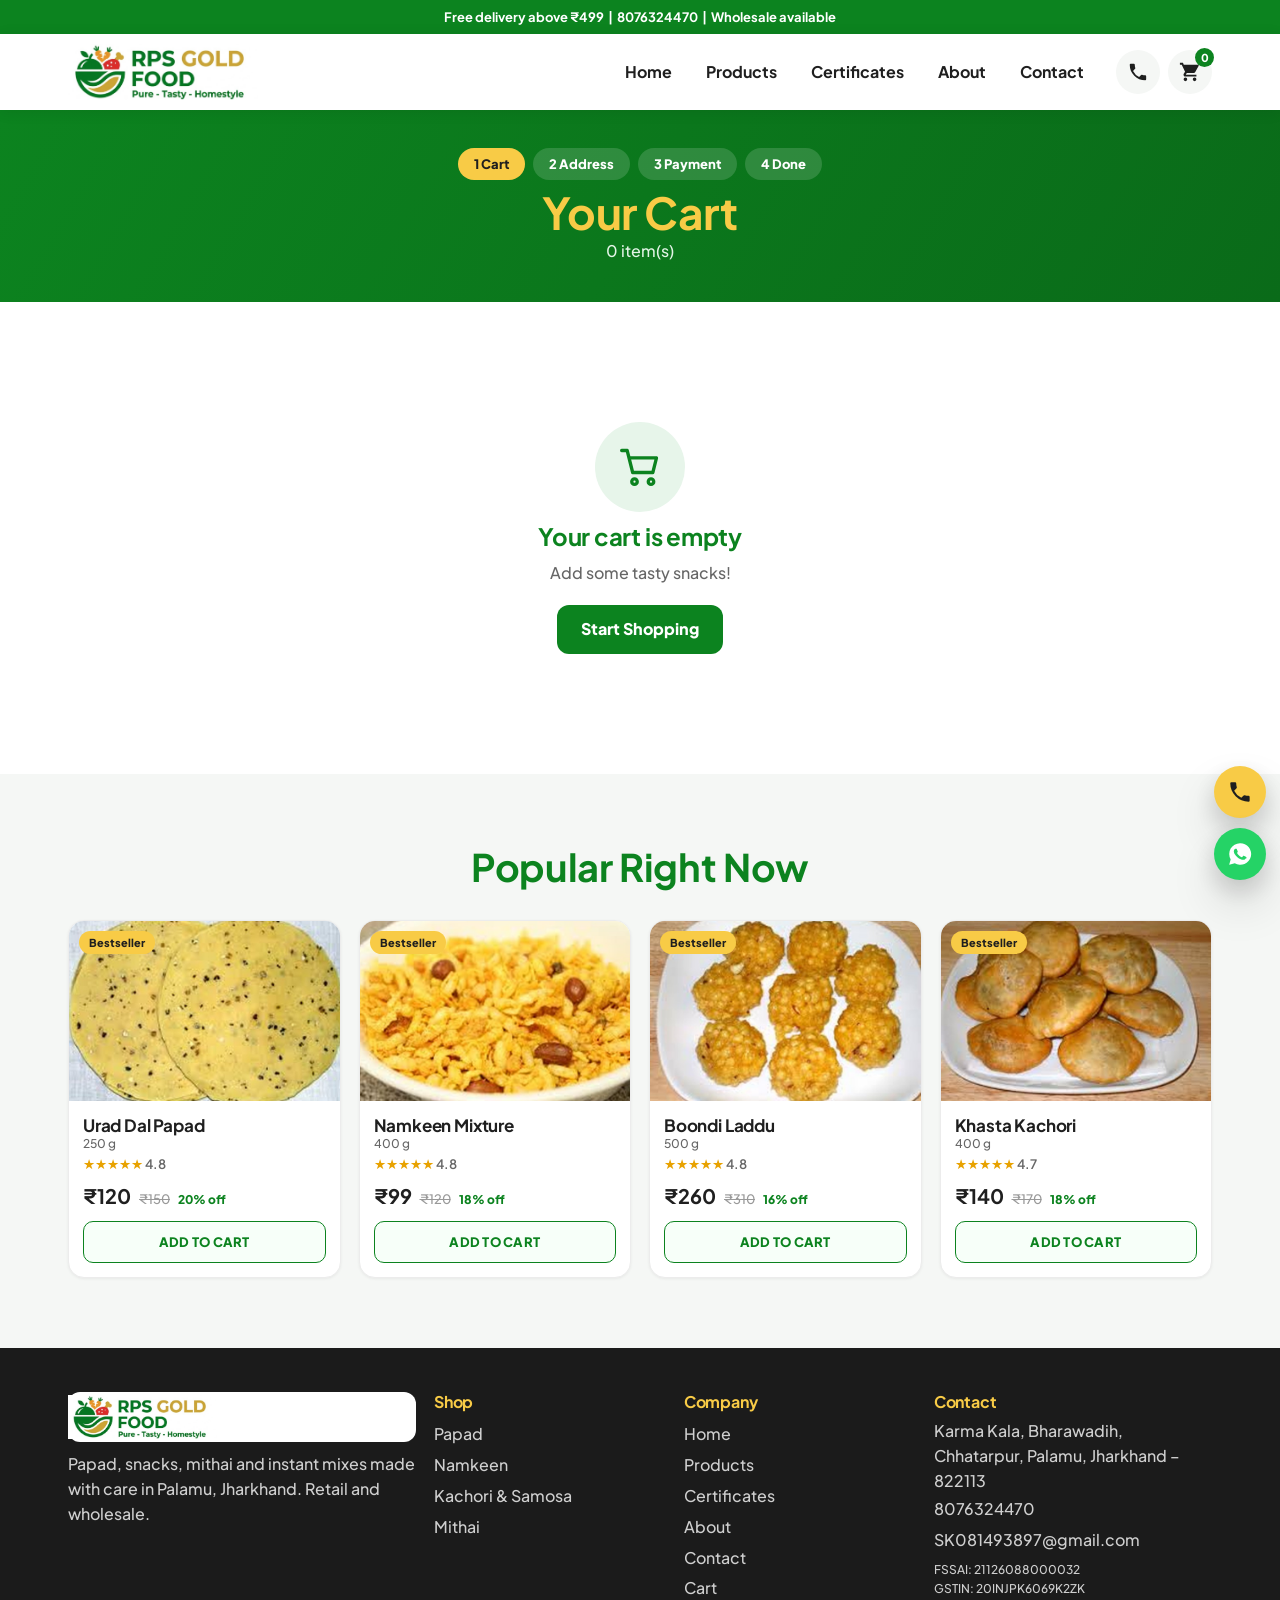
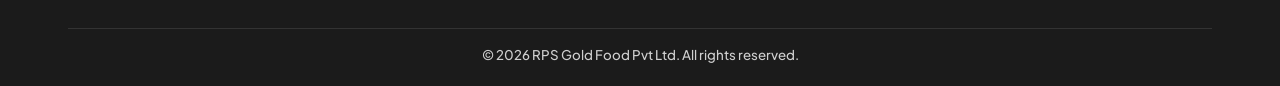
<file: payment.html>
<!DOCTYPE html>
<html lang="en"><head>
<meta charset="utf-8"><meta name="viewport" content="width=device-width, initial-scale=1, viewport-fit=cover">
<title>RPS Gold Food – Payment | Papad, Namkeen, Mithai</title>
<meta name="description" content="RPS Gold Food Pvt Ltd – FSSAI registered. Papad, namkeen, thekua, chikki, bakery and instant mixes. Retail and wholesale from Palamu, Jharkhand.">
<meta name="theme-color" content="#0C831F">
<link rel="preconnect" href="https://fonts.googleapis.com"><link rel="preconnect" href="https://fonts.gstatic.com" crossorigin>
<link href="https://fonts.googleapis.com/css2?family=Plus+Jakarta+Sans:wght@500;600;700;800&display=swap" rel="stylesheet">
<link rel="icon" href="images/logo.png">
<link rel="stylesheet" href="css/style.css">
</head><body data-page="payment"><main id="app"></main><script src="js/app.js"></script></body></html>
</file>
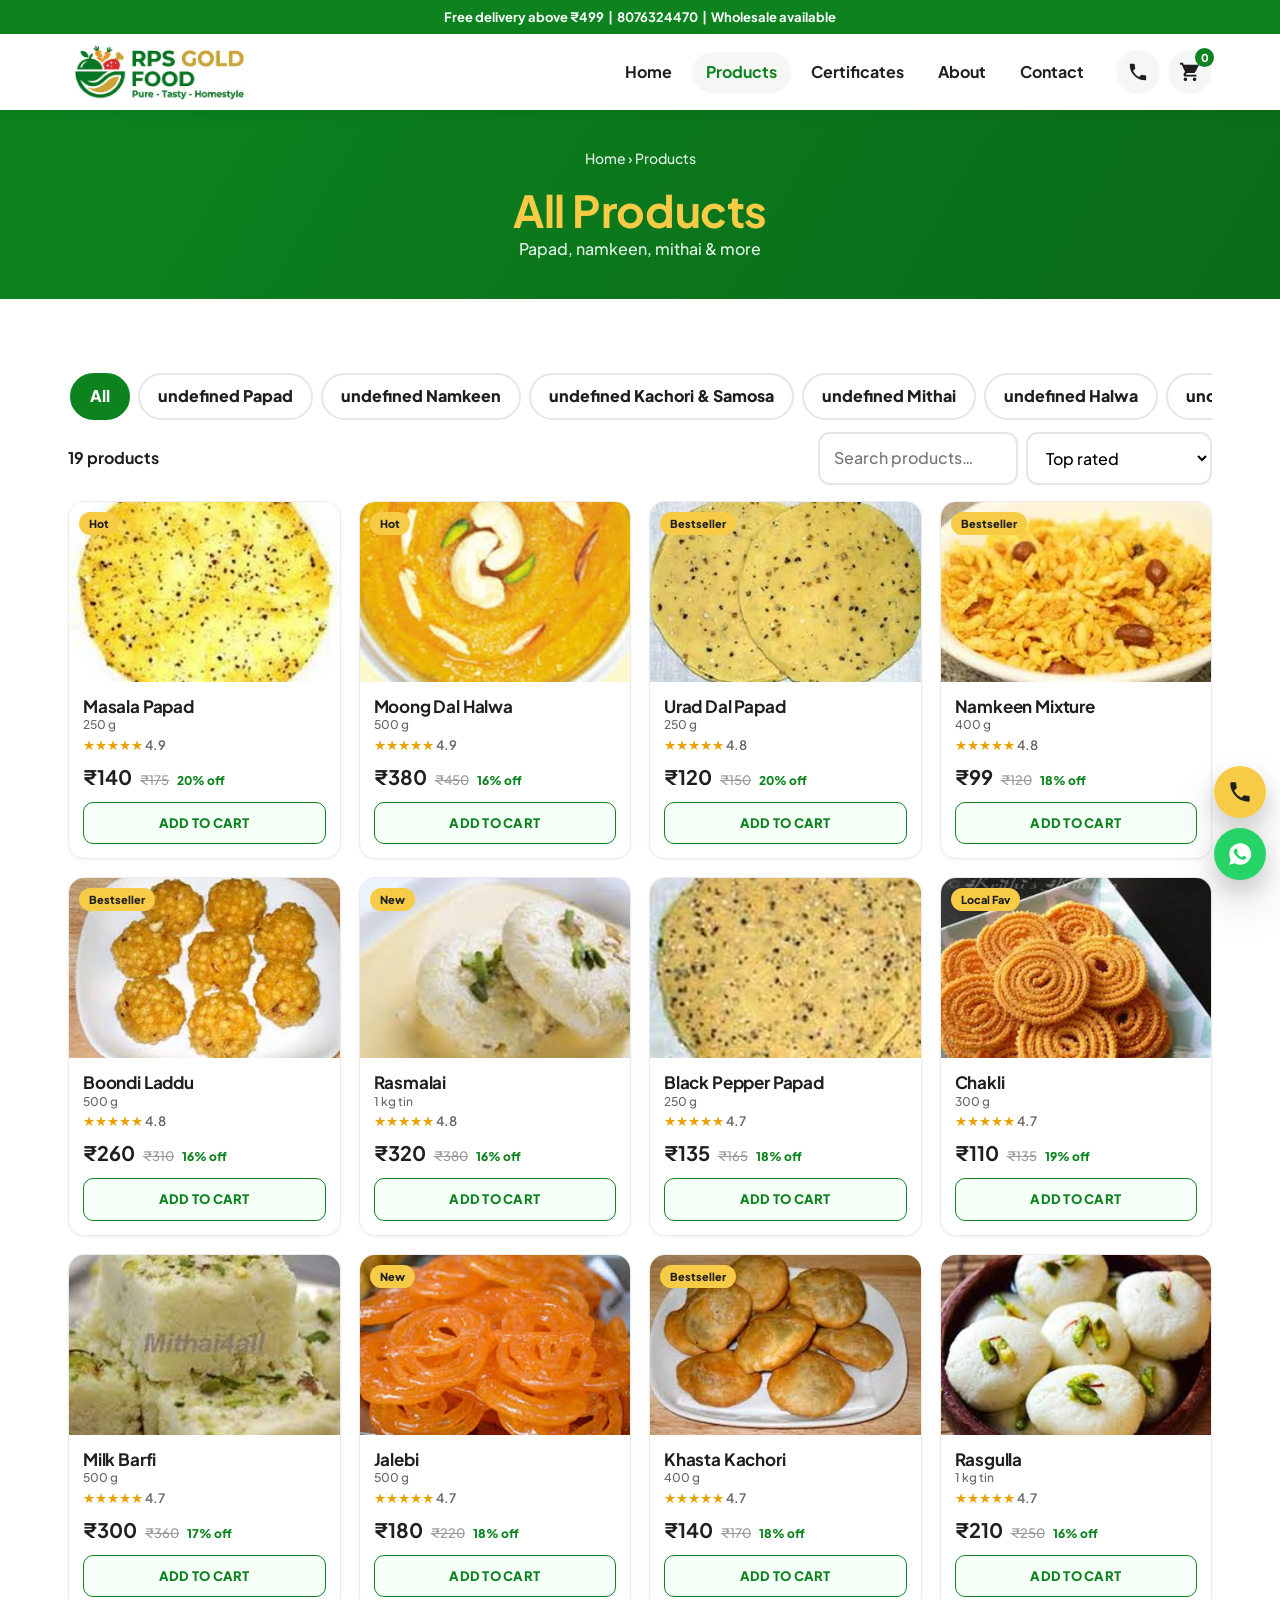
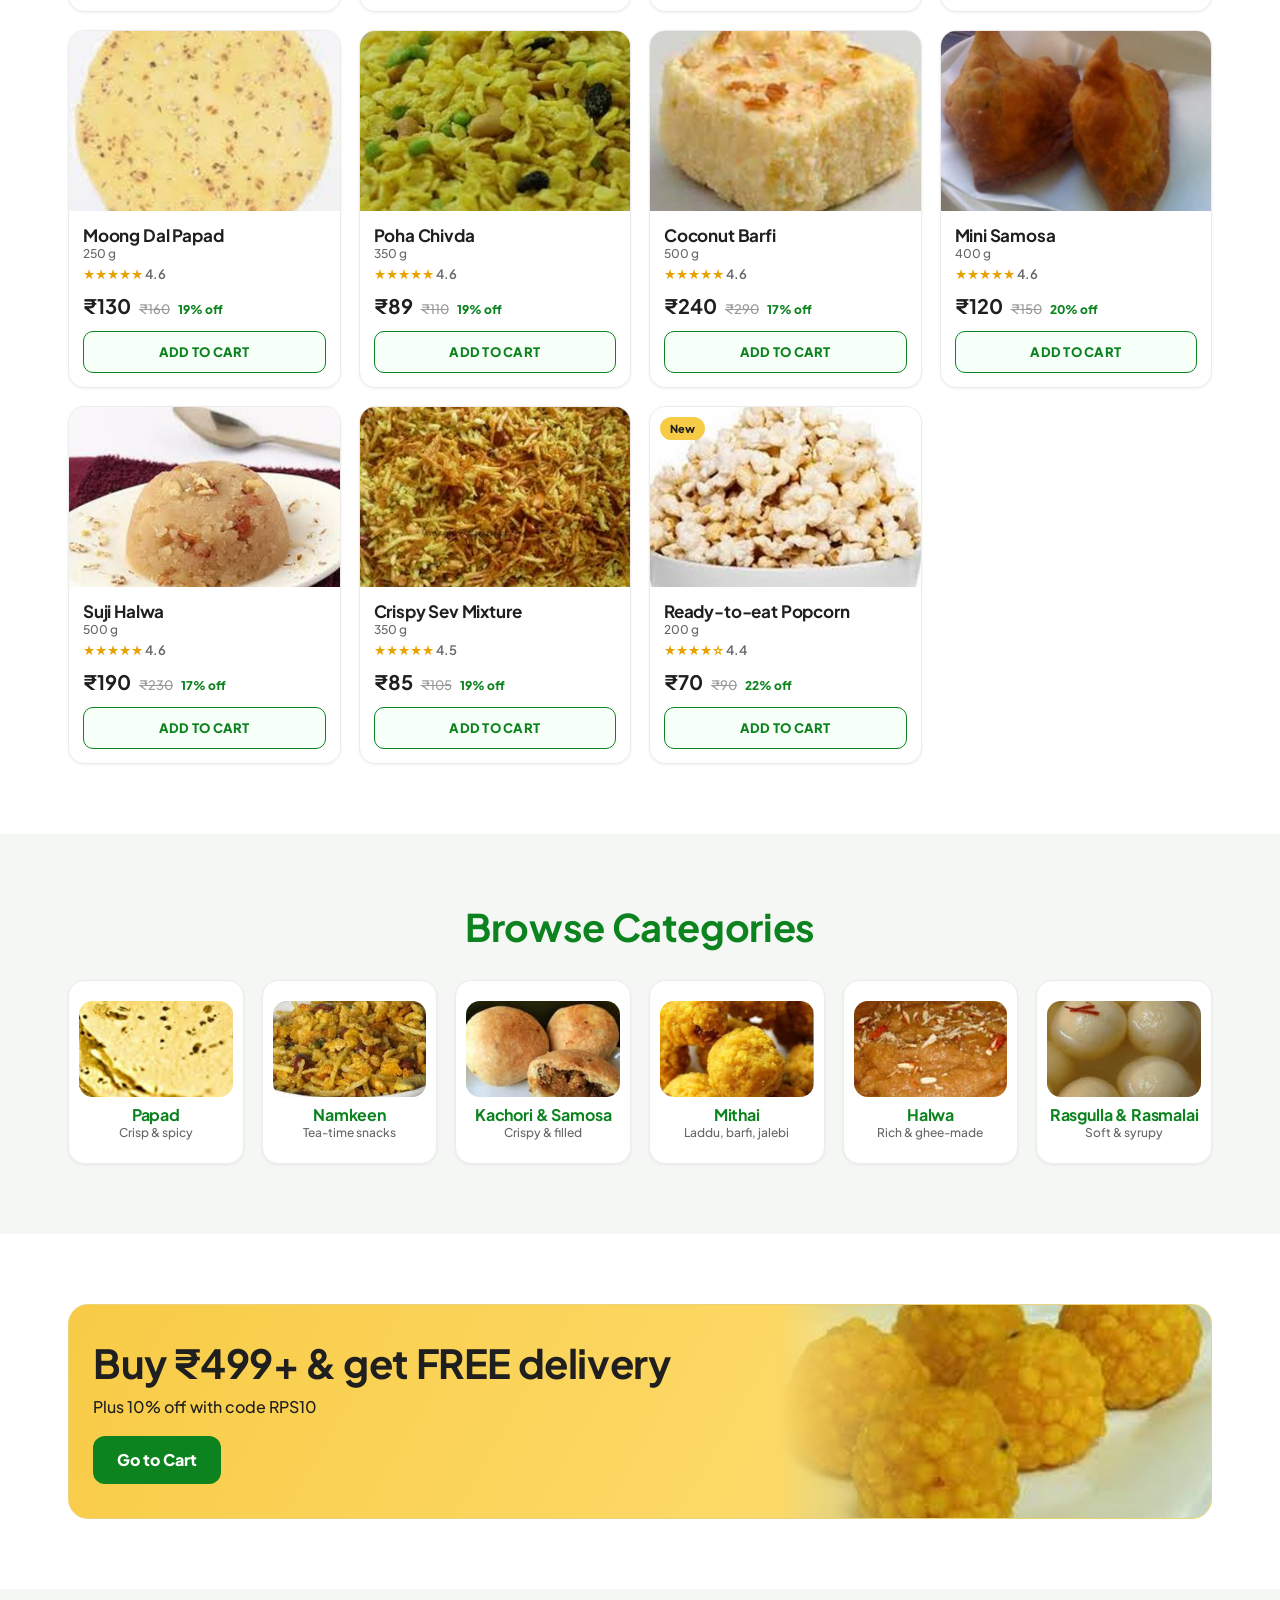
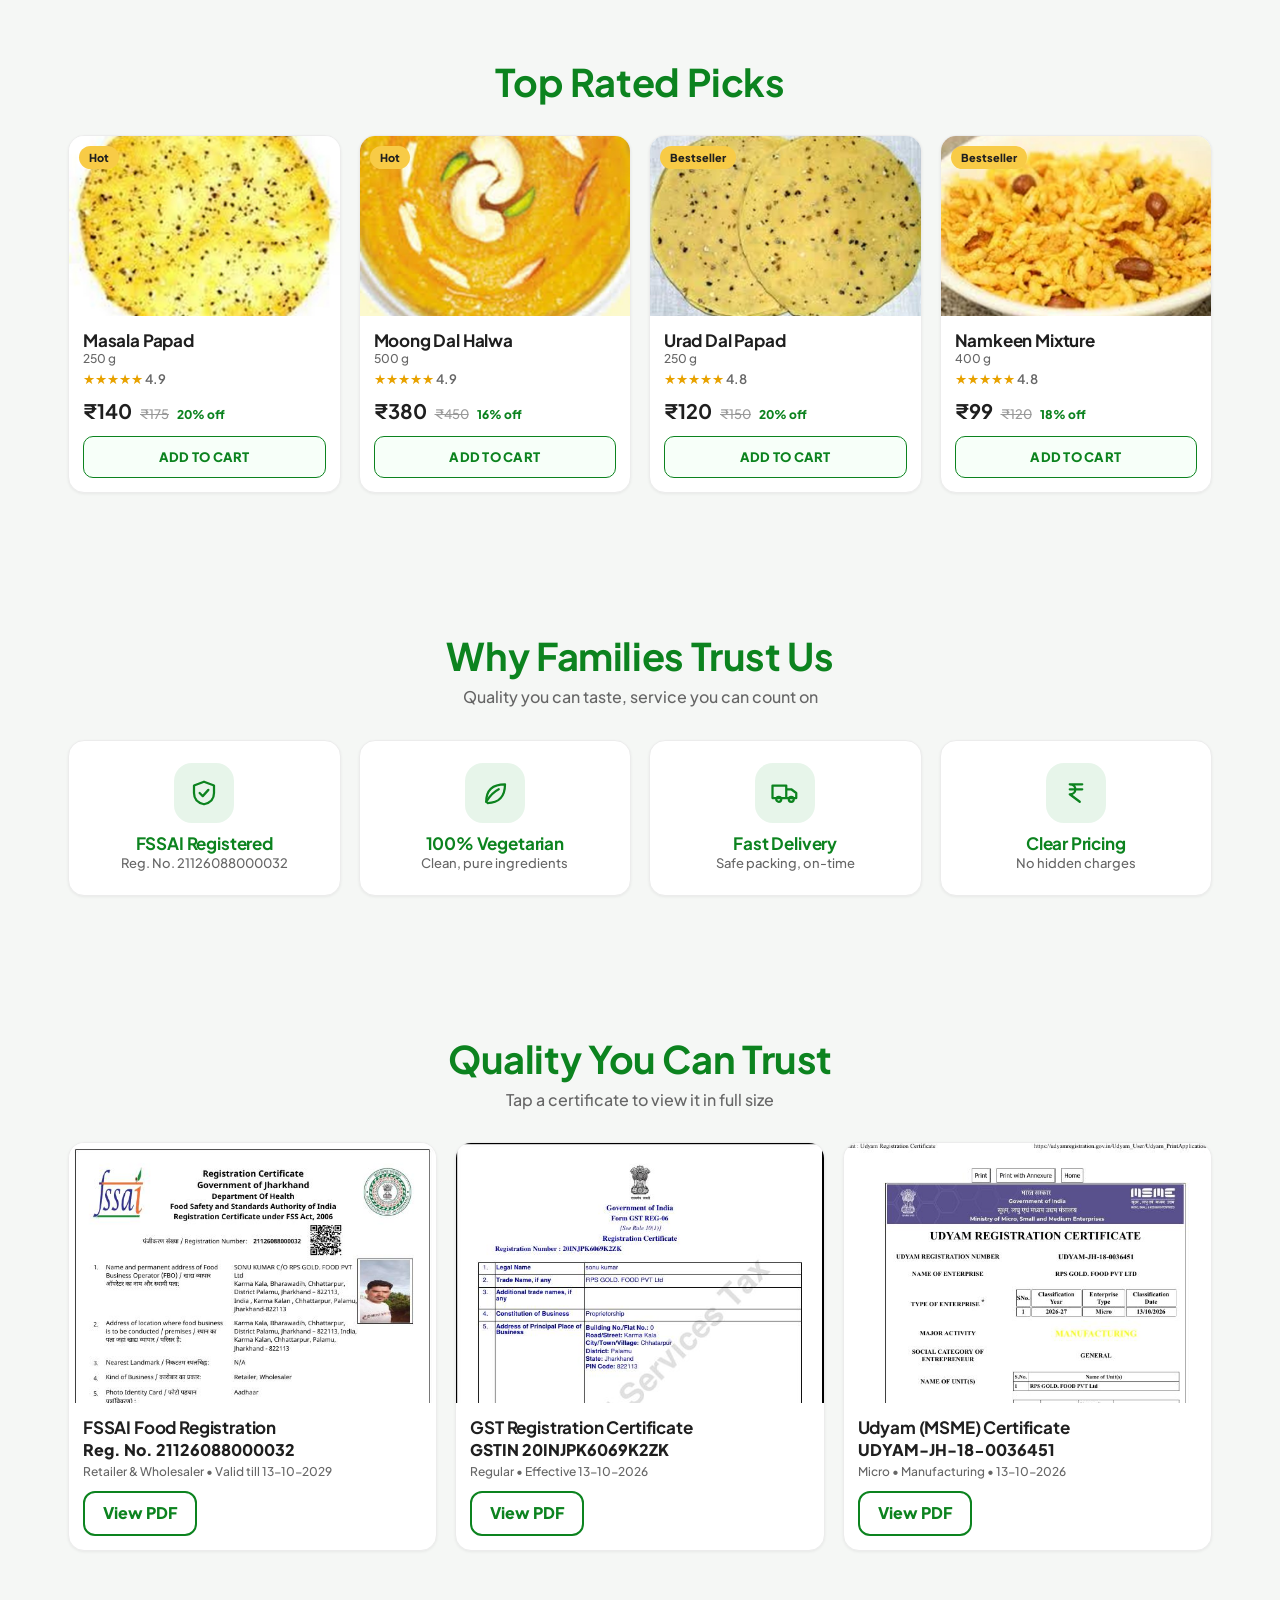
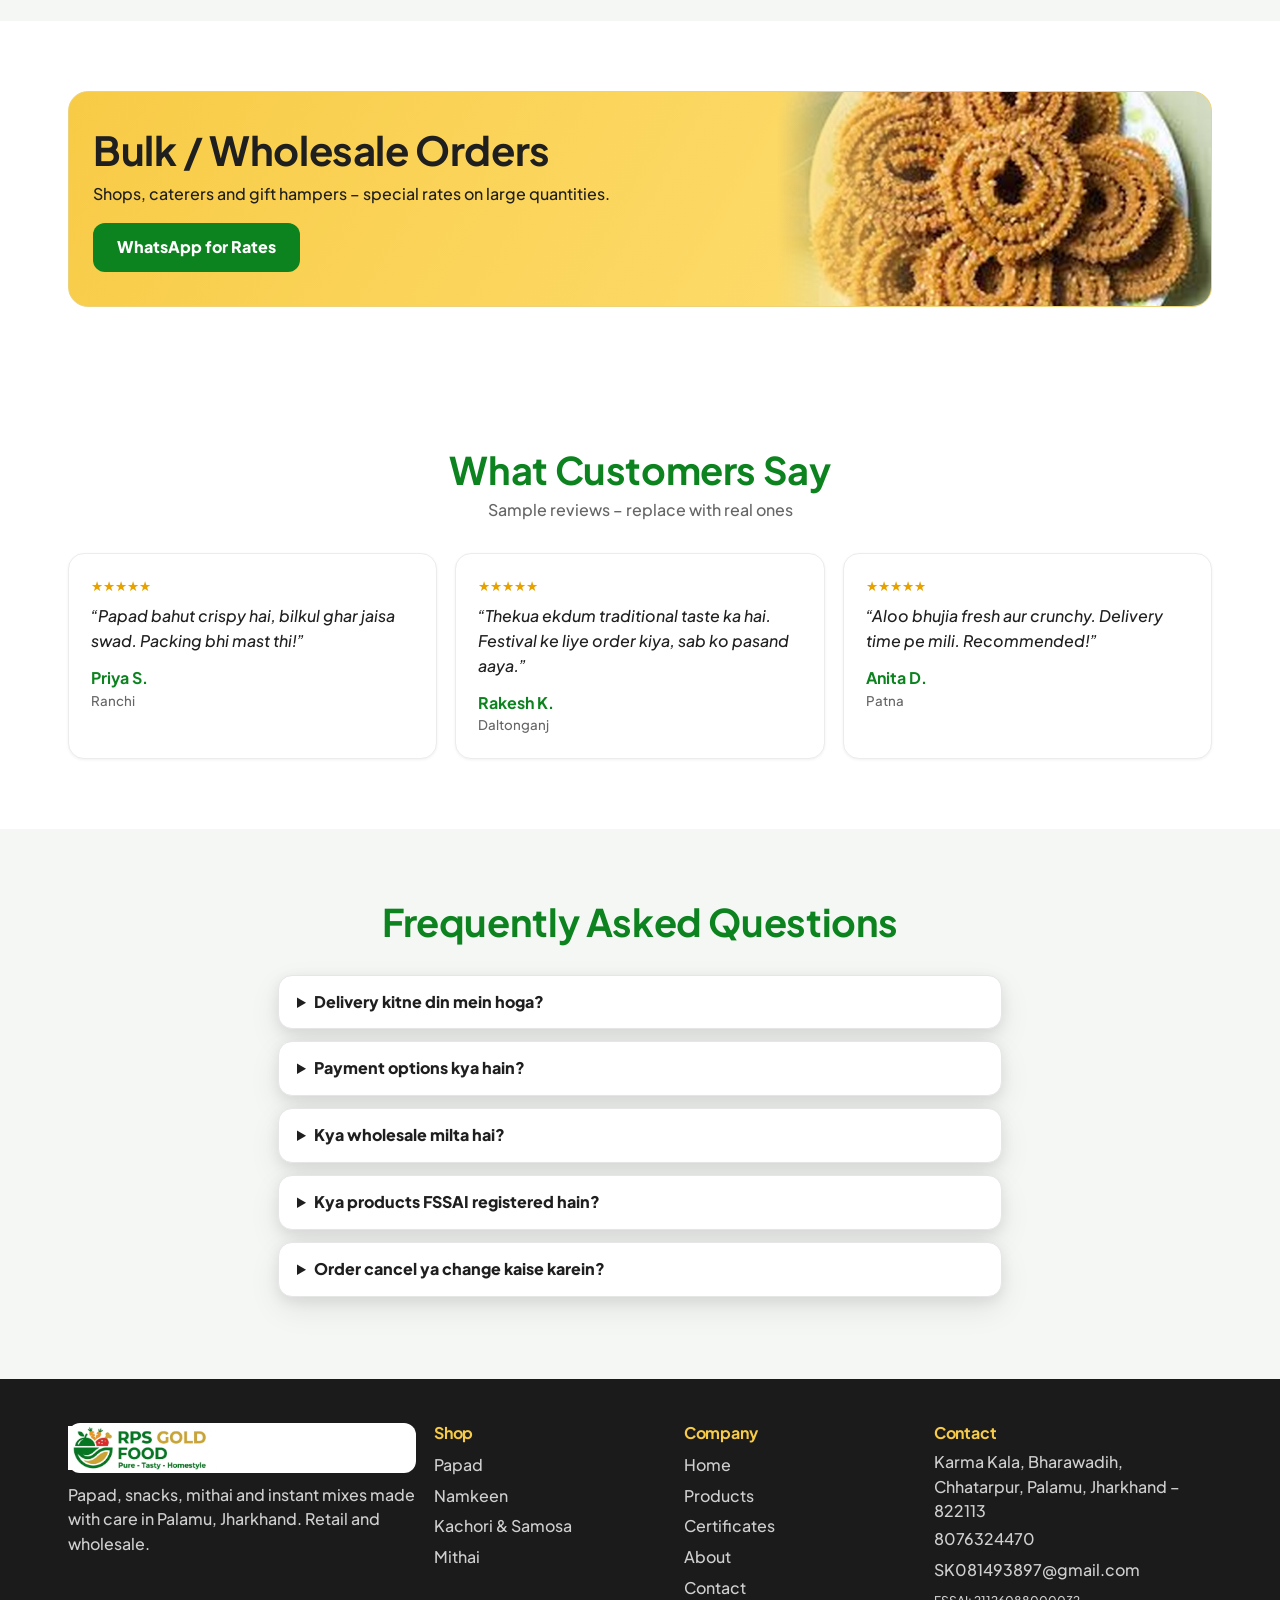
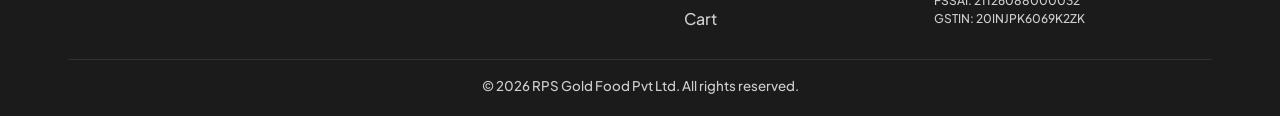
<file: product.html>
<!DOCTYPE html>
<html lang="en"><head>
<meta charset="utf-8"><meta name="viewport" content="width=device-width, initial-scale=1, viewport-fit=cover">
<title>RPS Gold Food – Product | Papad, Namkeen, Mithai</title>
<meta name="description" content="RPS Gold Food Pvt Ltd – FSSAI registered. Papad, namkeen, thekua, chikki, bakery and instant mixes. Retail and wholesale from Palamu, Jharkhand.">
<meta name="theme-color" content="#0C831F">
<link rel="preconnect" href="https://fonts.googleapis.com"><link rel="preconnect" href="https://fonts.gstatic.com" crossorigin>
<link href="https://fonts.googleapis.com/css2?family=Plus+Jakarta+Sans:wght@500;600;700;800&display=swap" rel="stylesheet">
<link rel="icon" href="images/logo.png">
<link rel="stylesheet" href="css/style.css">
</head><body data-page="product"><main id="app"></main><script src="js/app.js"></script></body></html>
</file>
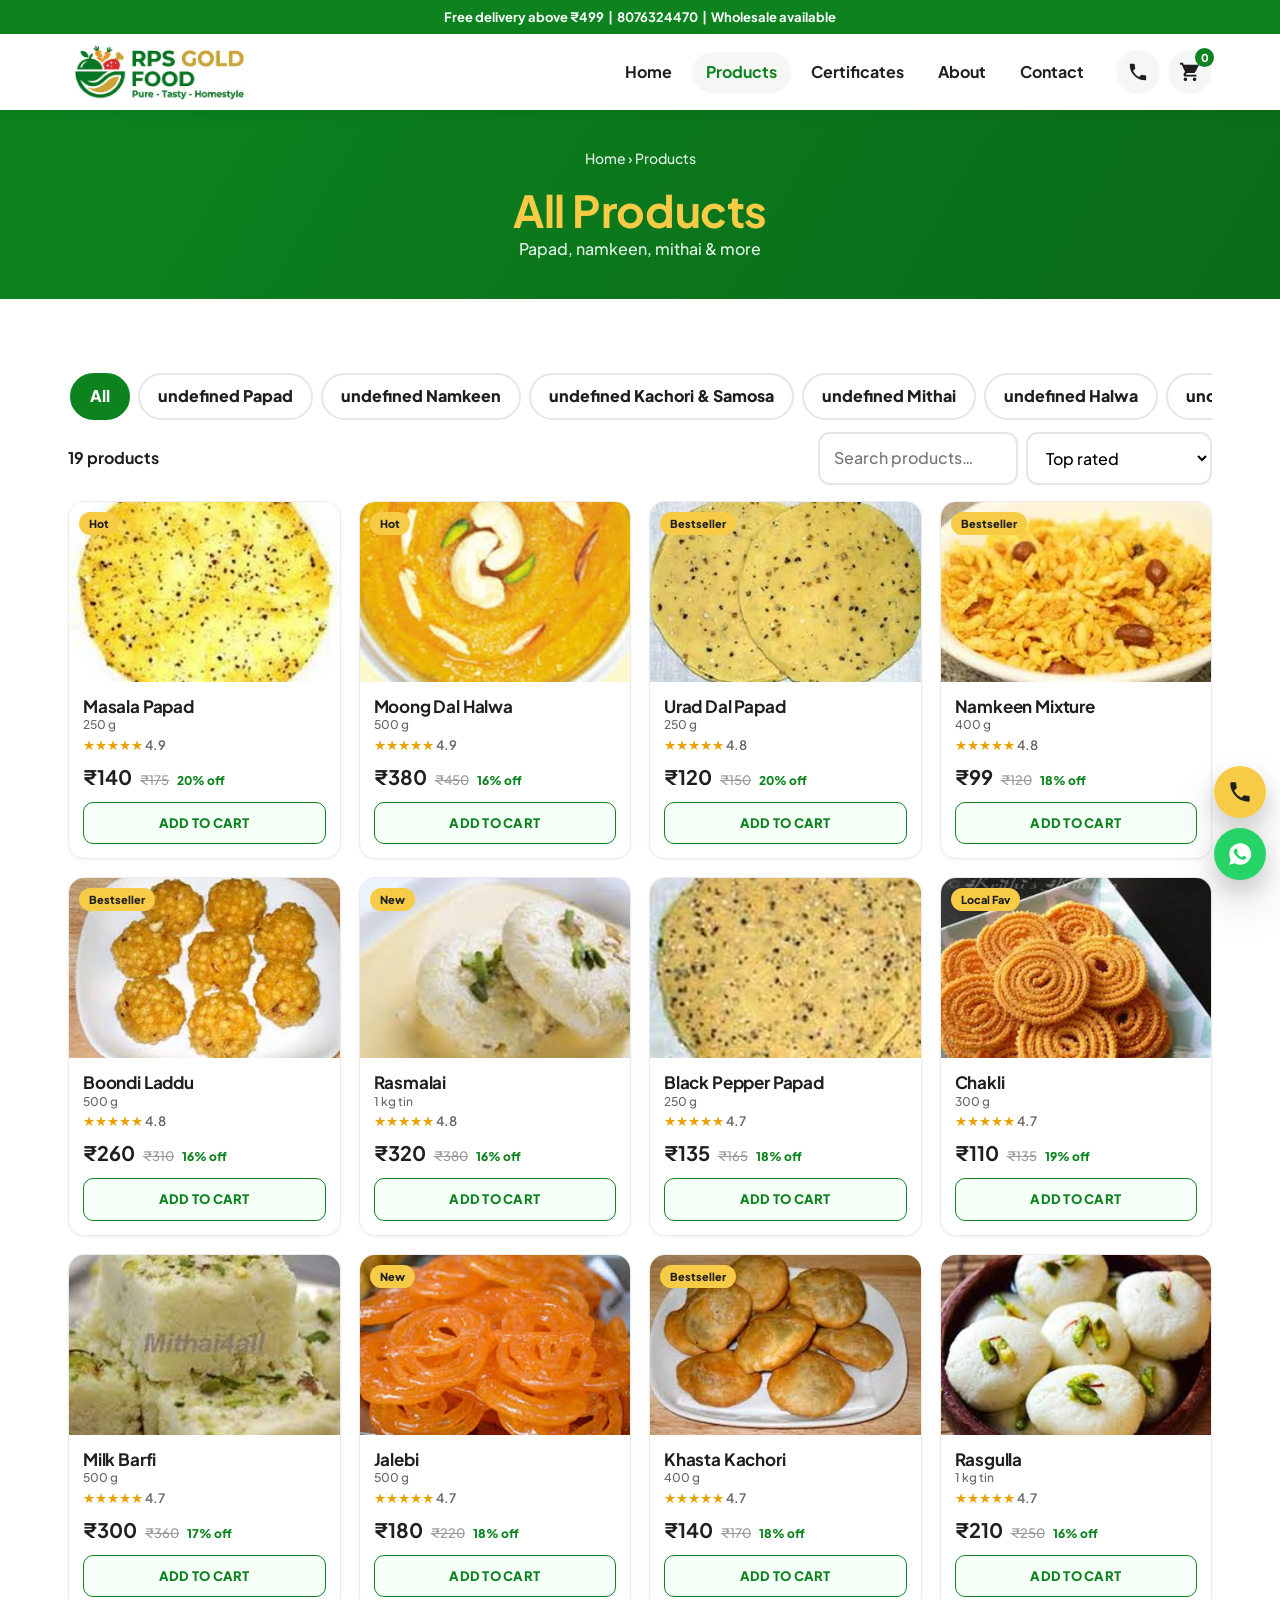
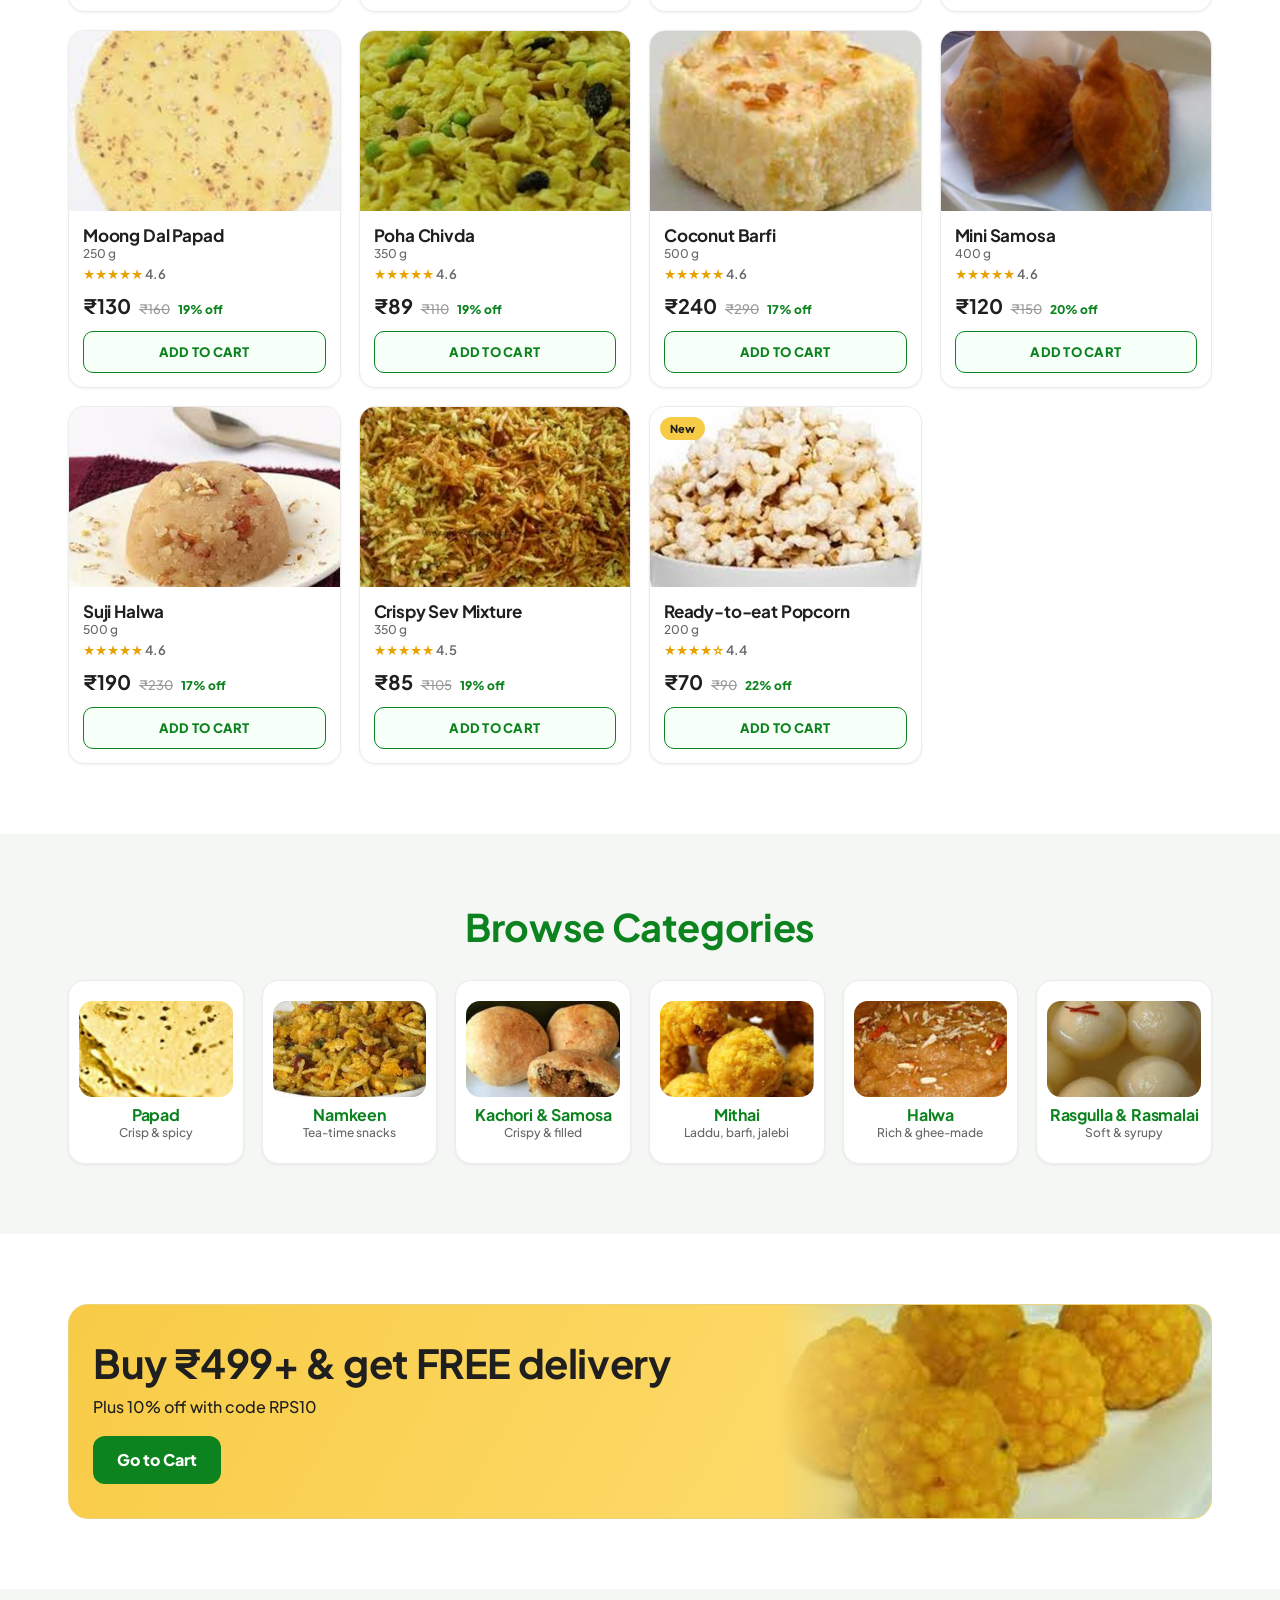
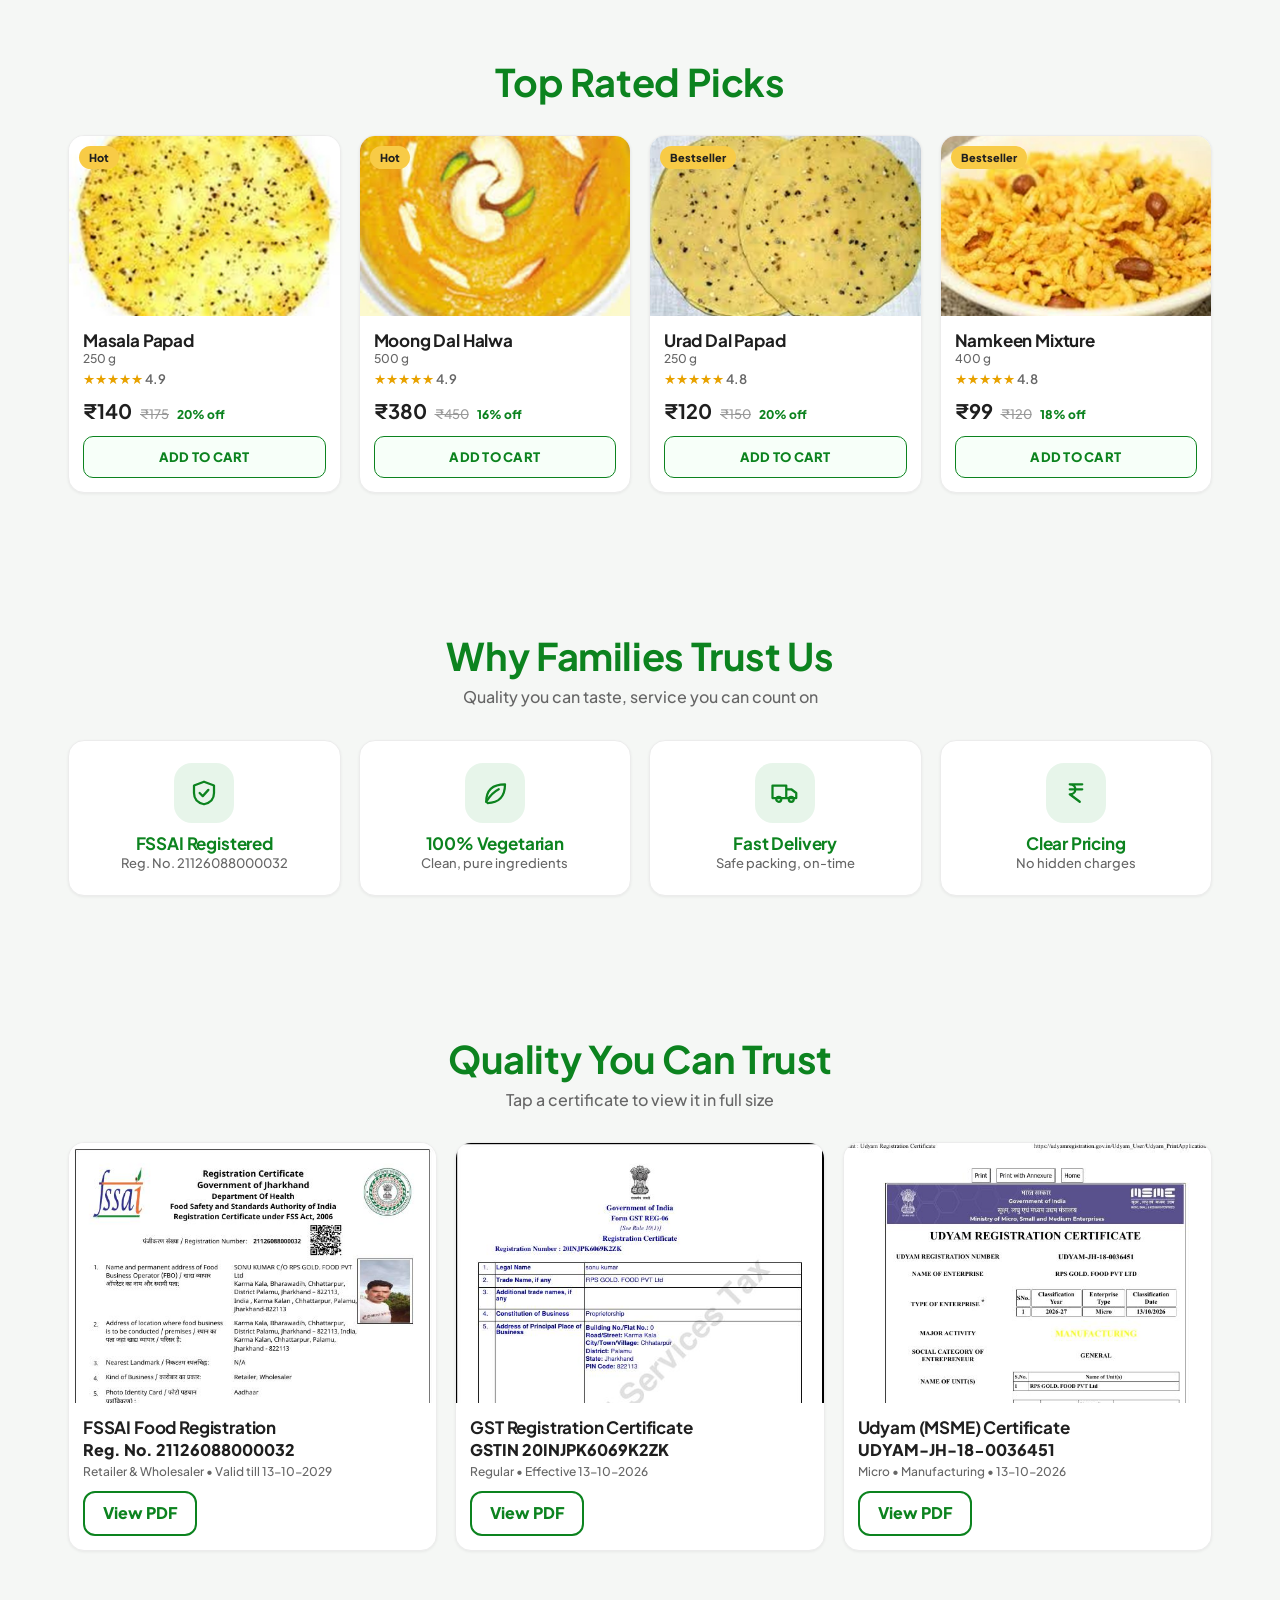
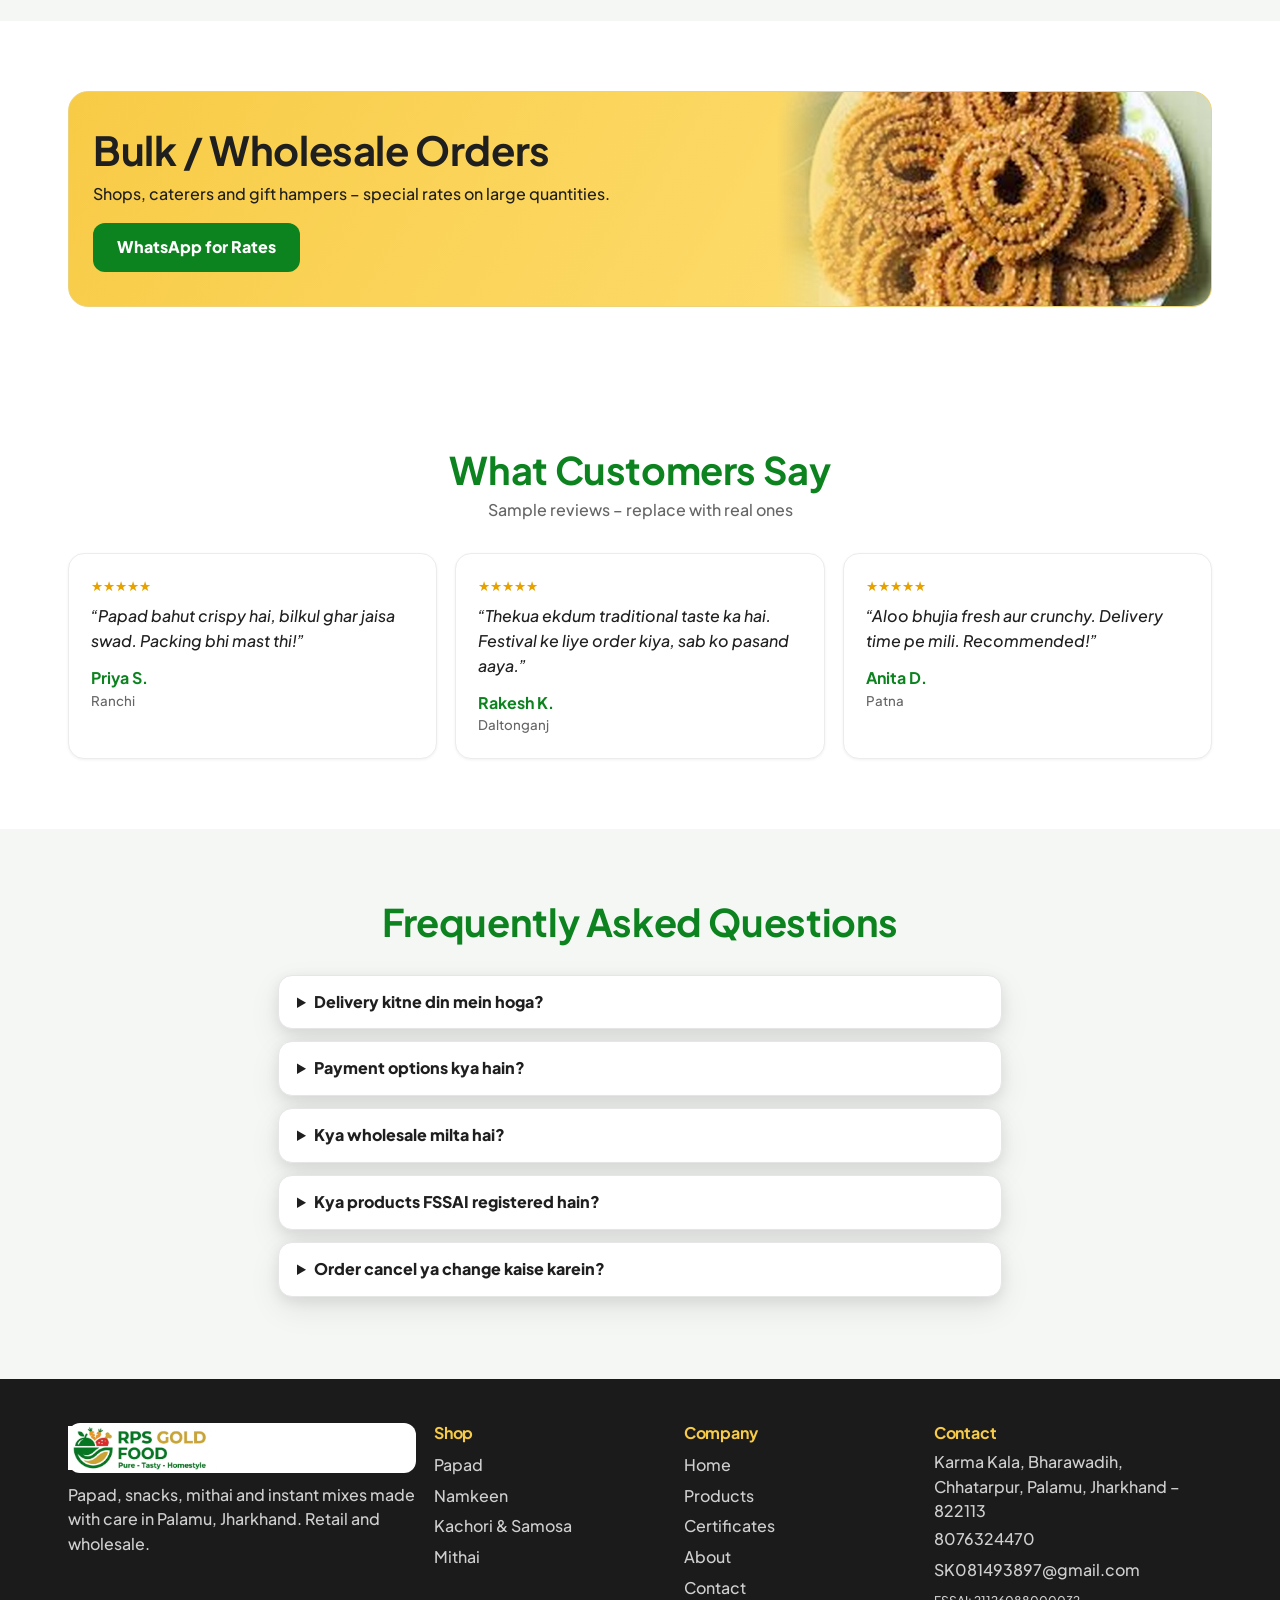
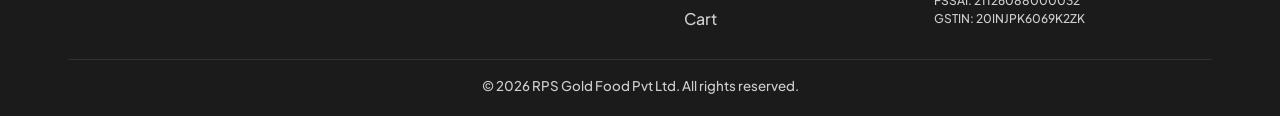
<file: products.html>
<!DOCTYPE html>
<html lang="en"><head>
<meta charset="utf-8"><meta name="viewport" content="width=device-width, initial-scale=1, viewport-fit=cover">
<title>RPS Gold Food – Products | Papad, Namkeen, Mithai</title>
<meta name="description" content="RPS Gold Food Pvt Ltd – FSSAI registered. Papad, namkeen, thekua, chikki, bakery and instant mixes. Retail and wholesale from Palamu, Jharkhand.">
<meta name="theme-color" content="#0C831F">
<link rel="preconnect" href="https://fonts.googleapis.com"><link rel="preconnect" href="https://fonts.gstatic.com" crossorigin>
<link href="https://fonts.googleapis.com/css2?family=Plus+Jakarta+Sans:wght@500;600;700;800&display=swap" rel="stylesheet">
<link rel="icon" href="images/logo.png">
<link rel="stylesheet" href="css/style.css">
</head><body data-page="products"><main id="app"></main><script src="js/app.js"></script></body></html>
</file>
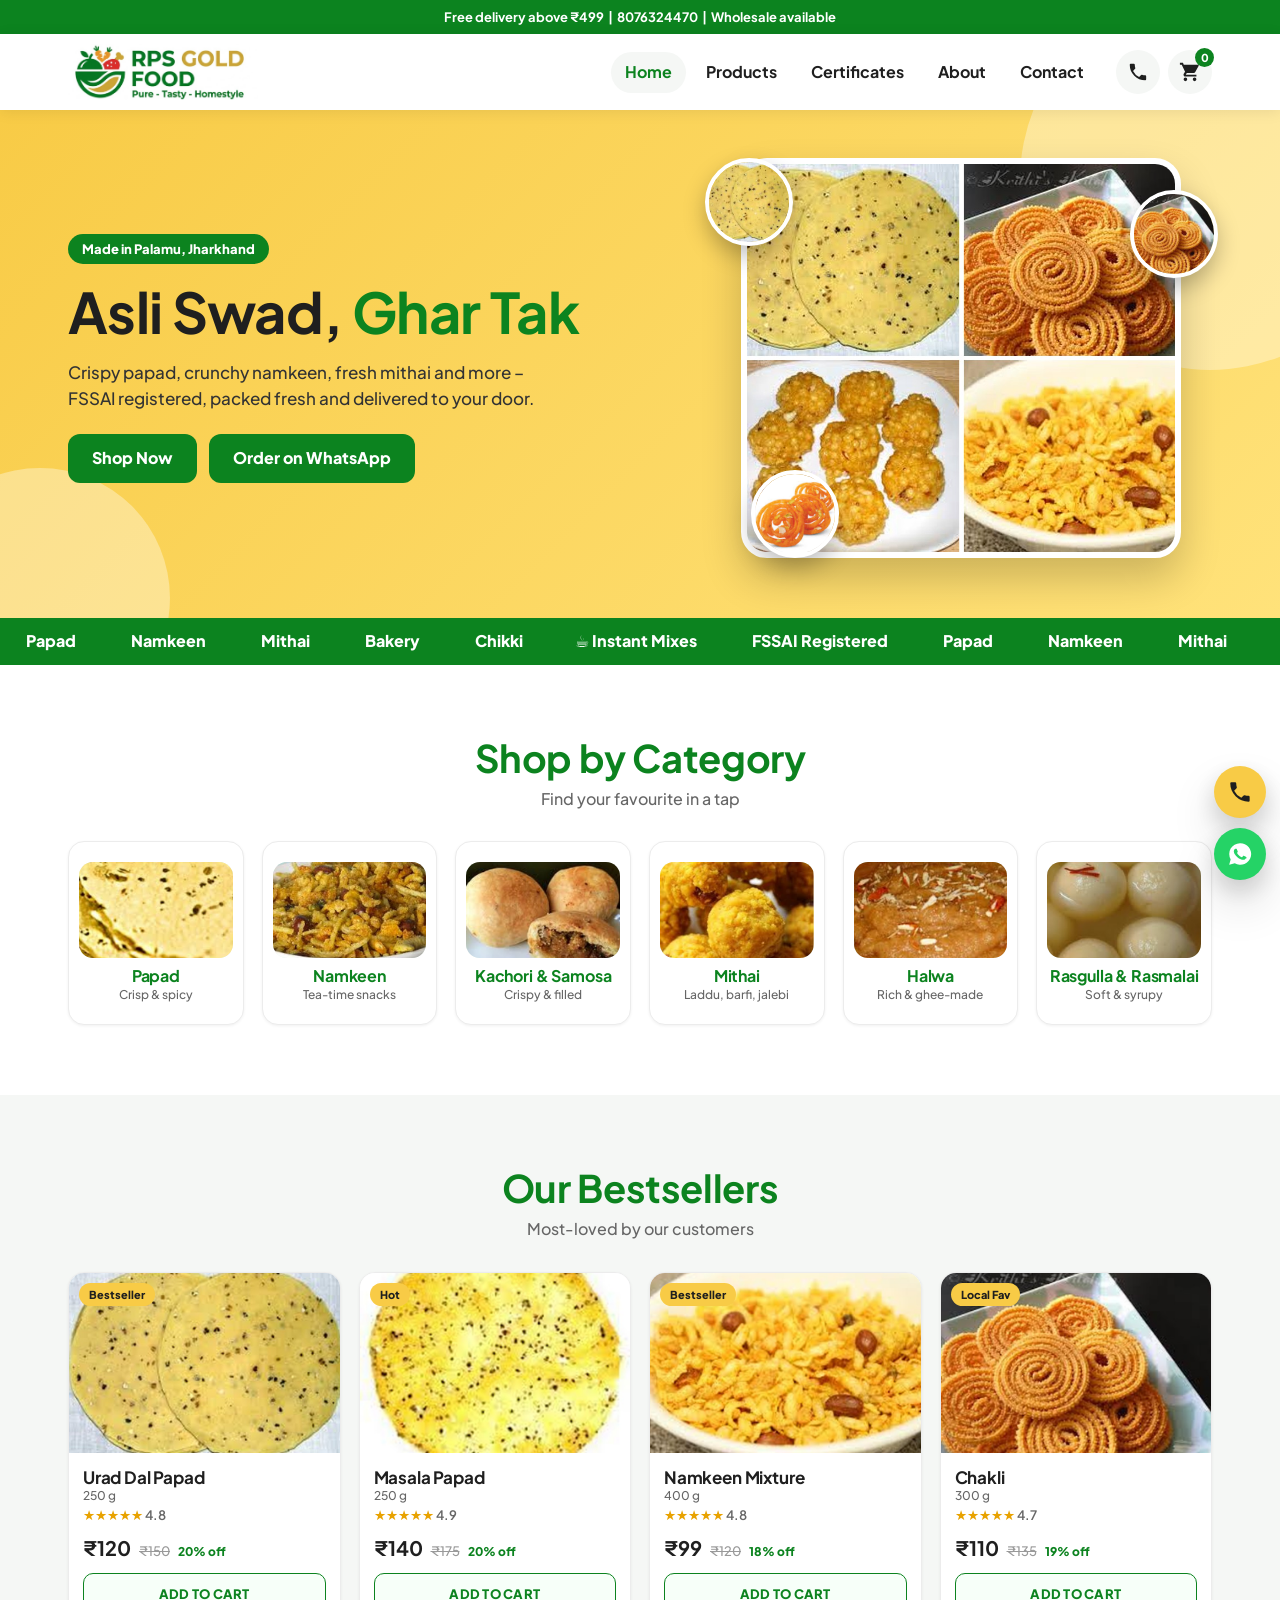
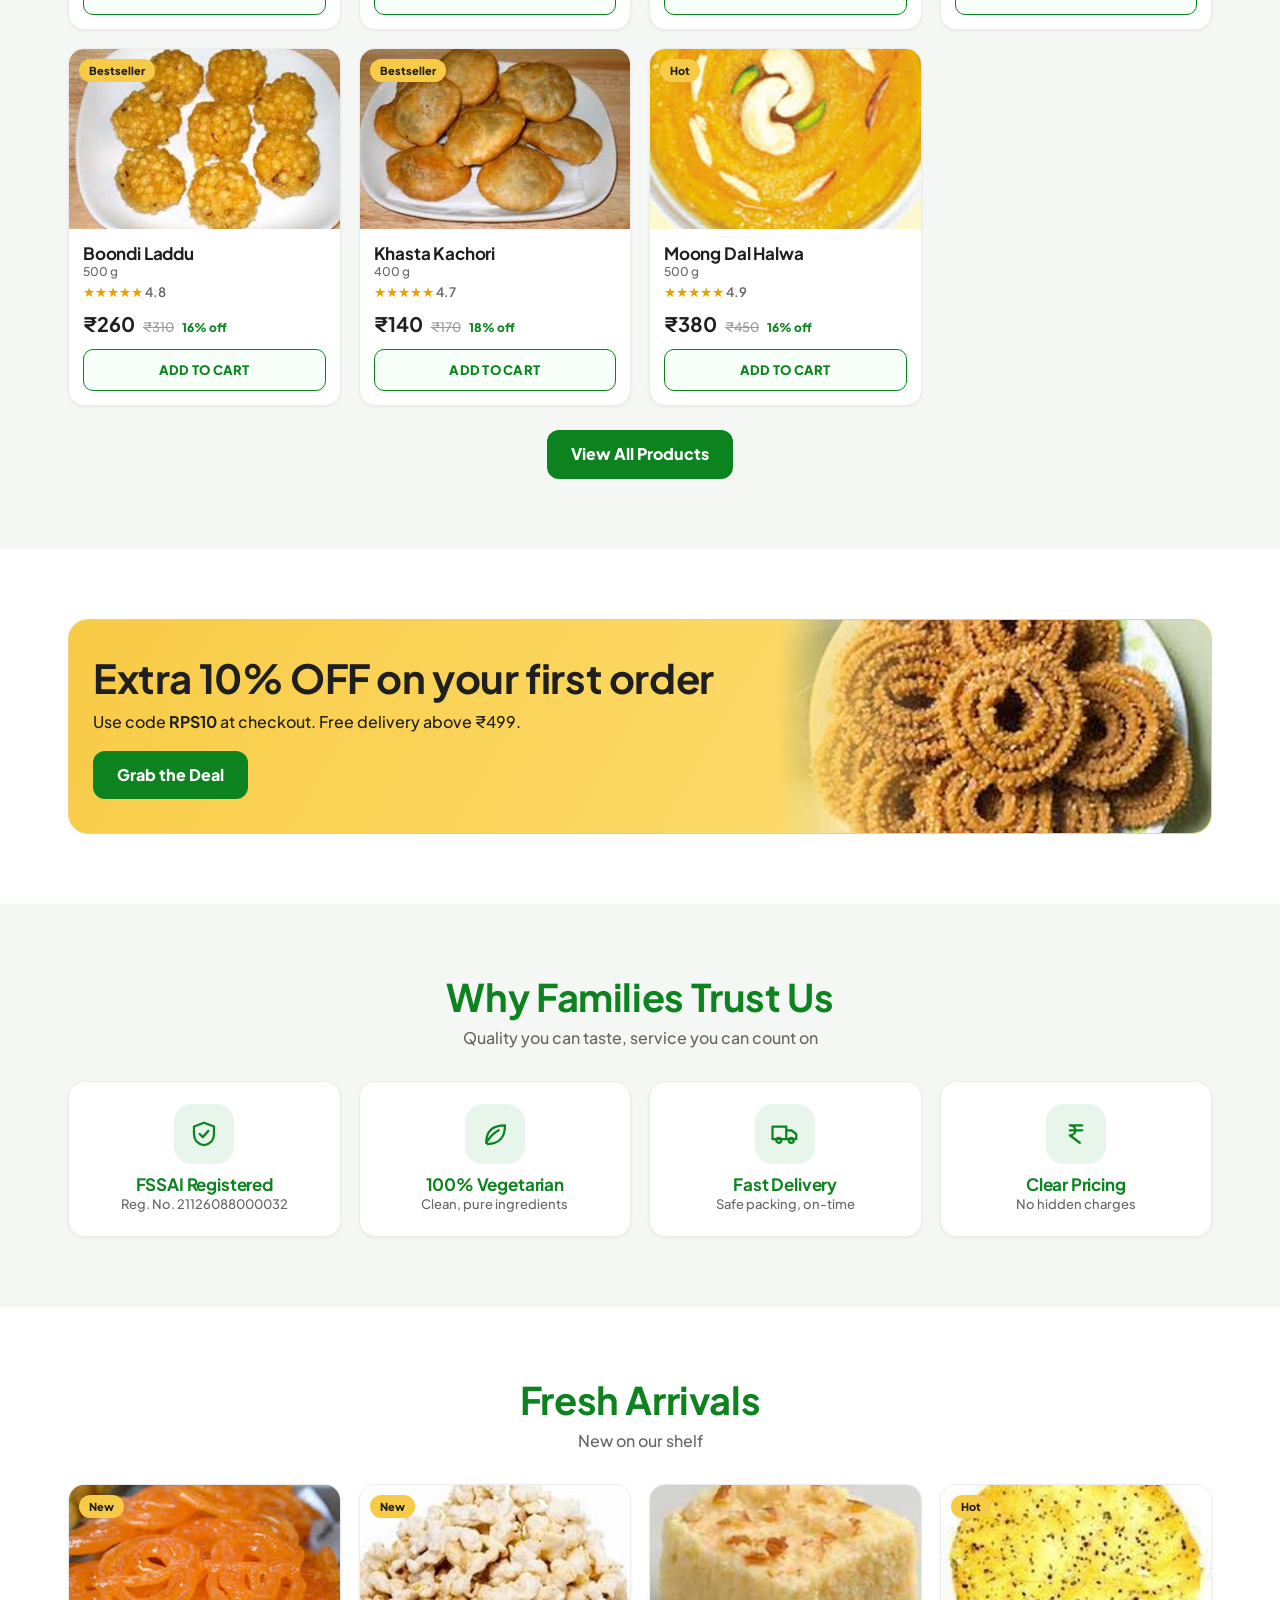
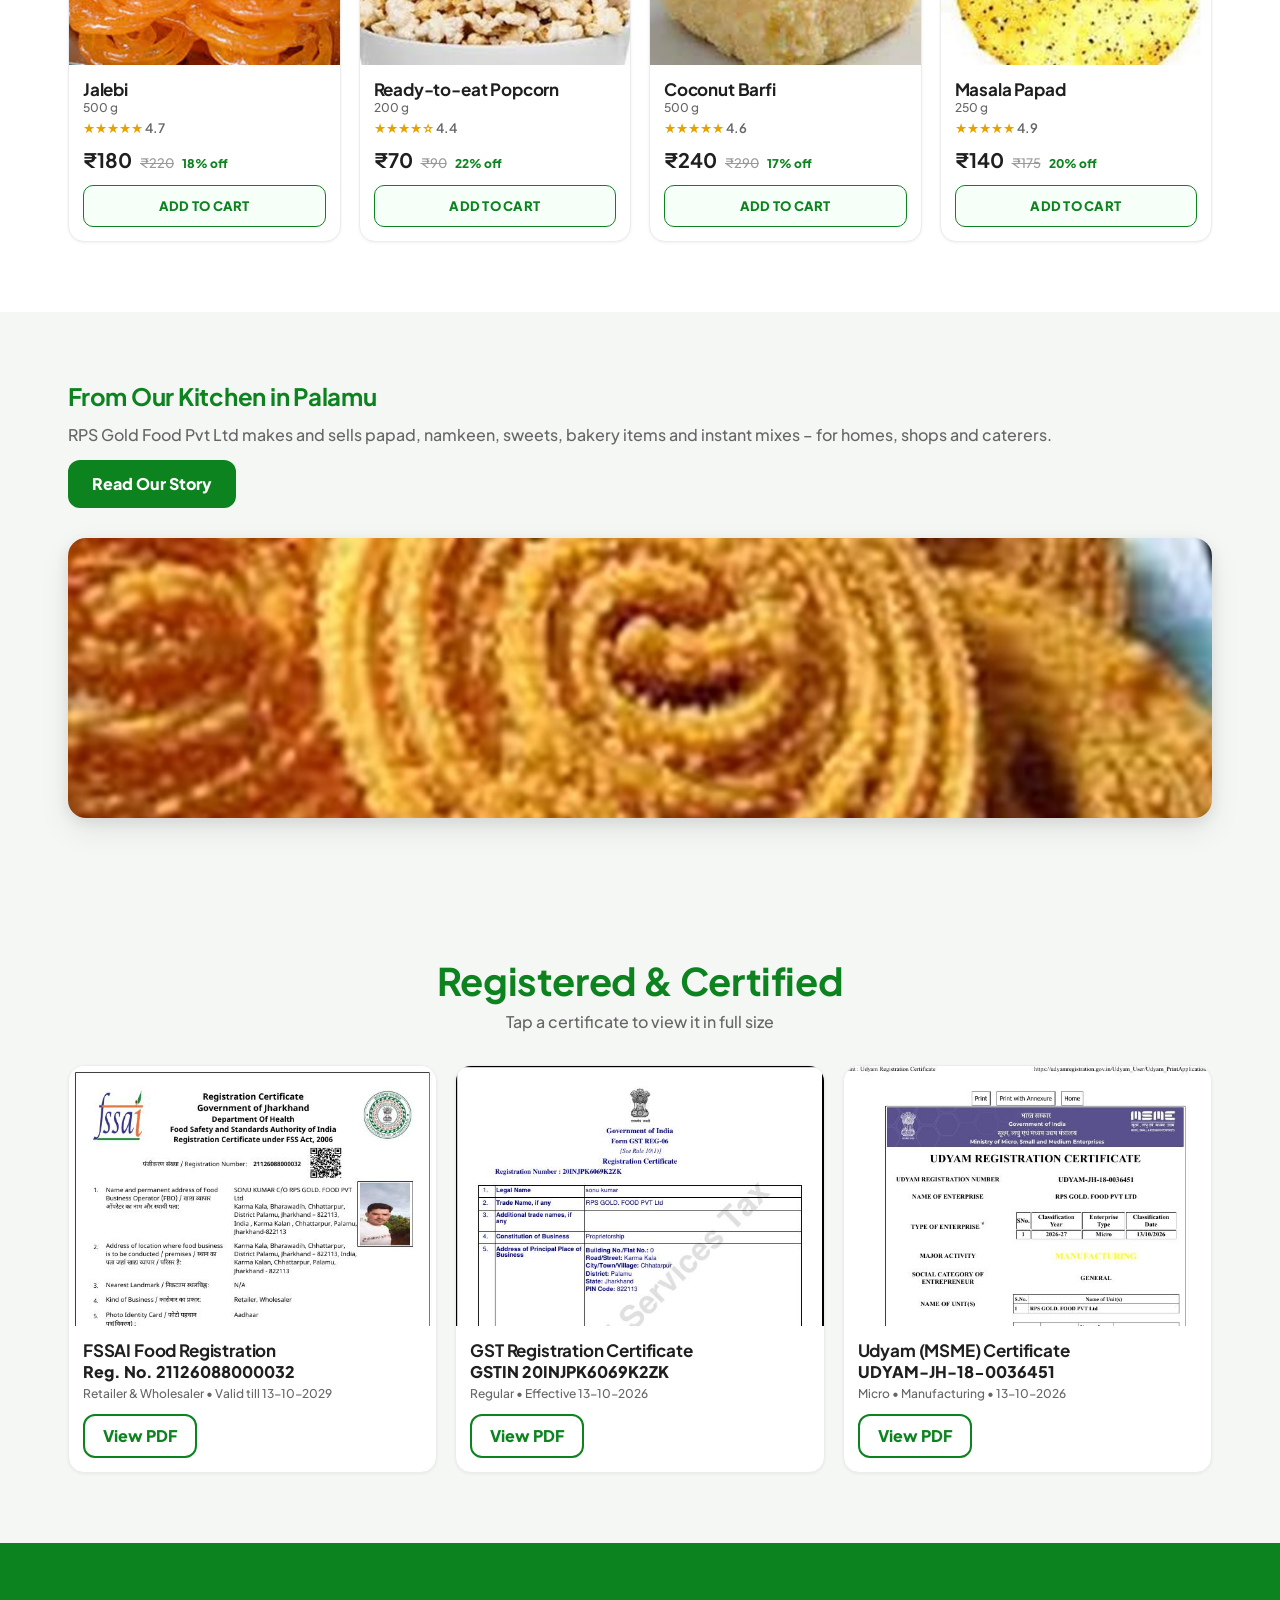
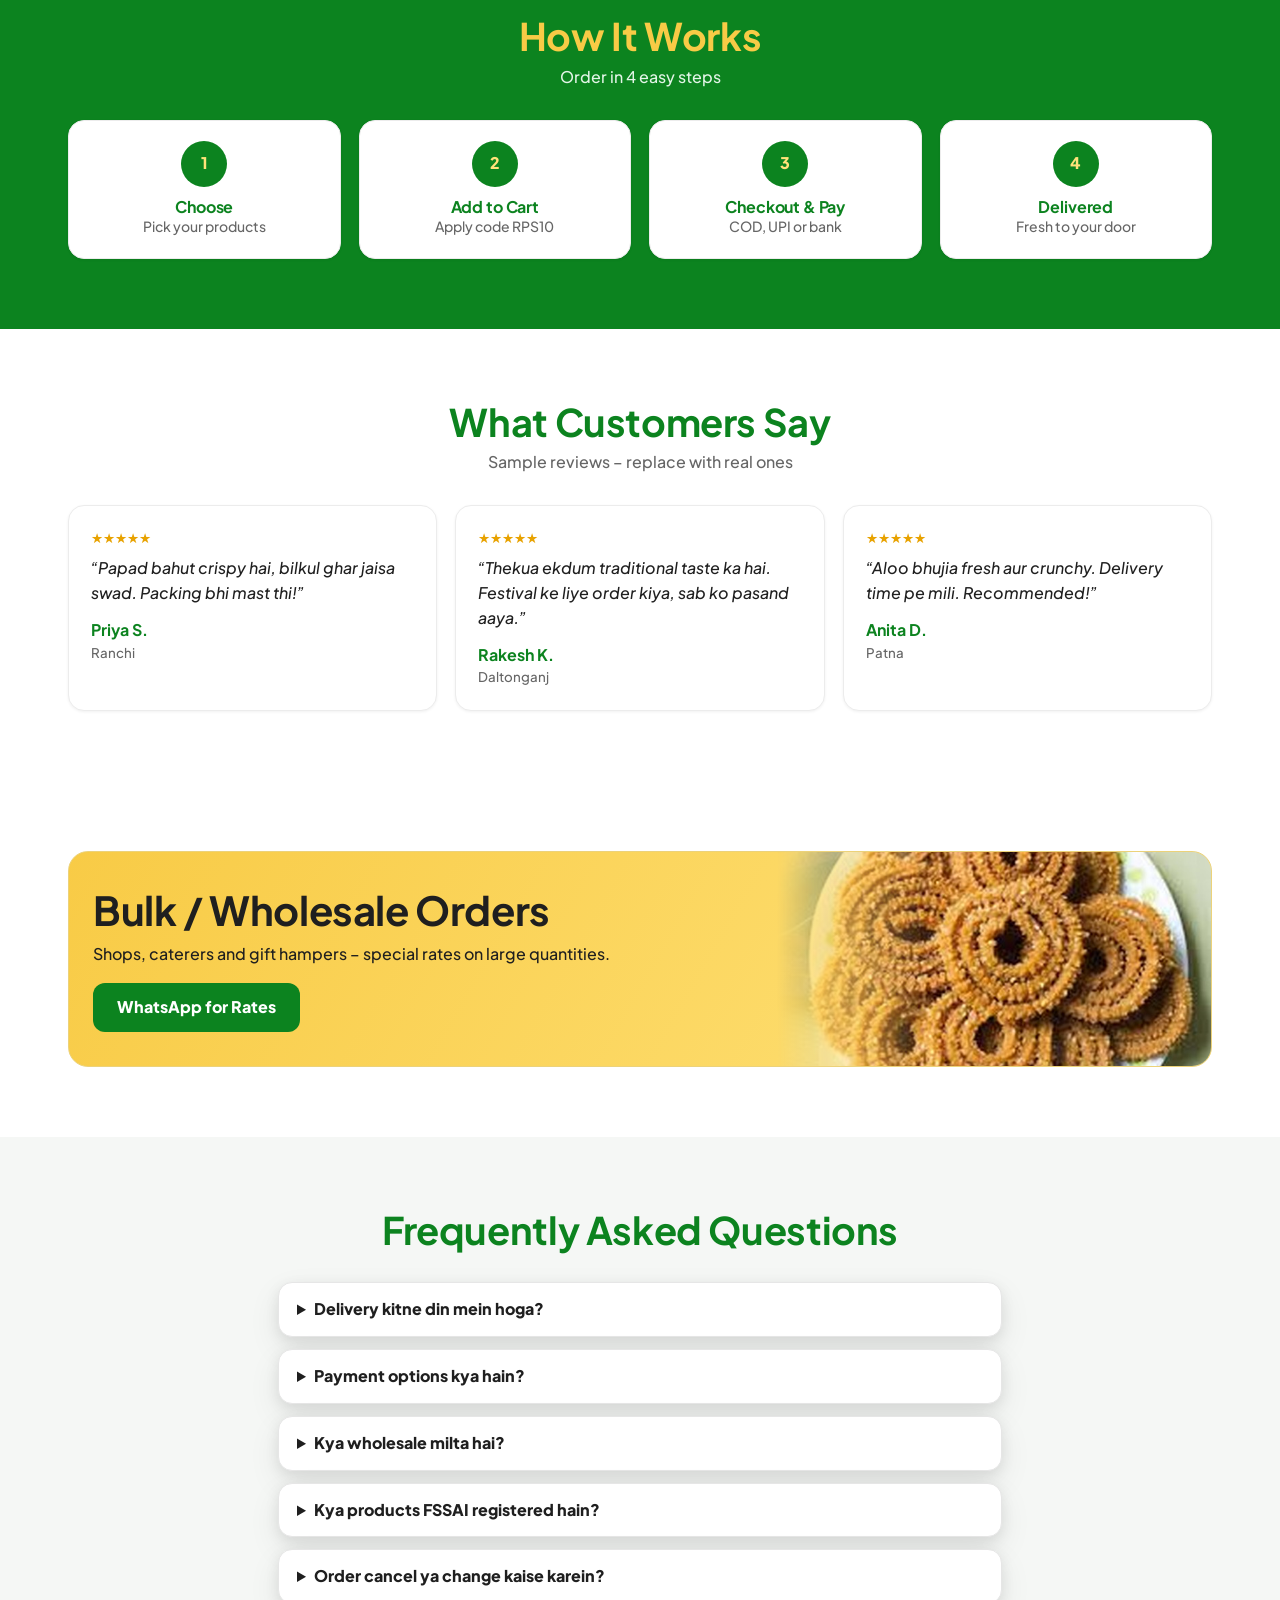
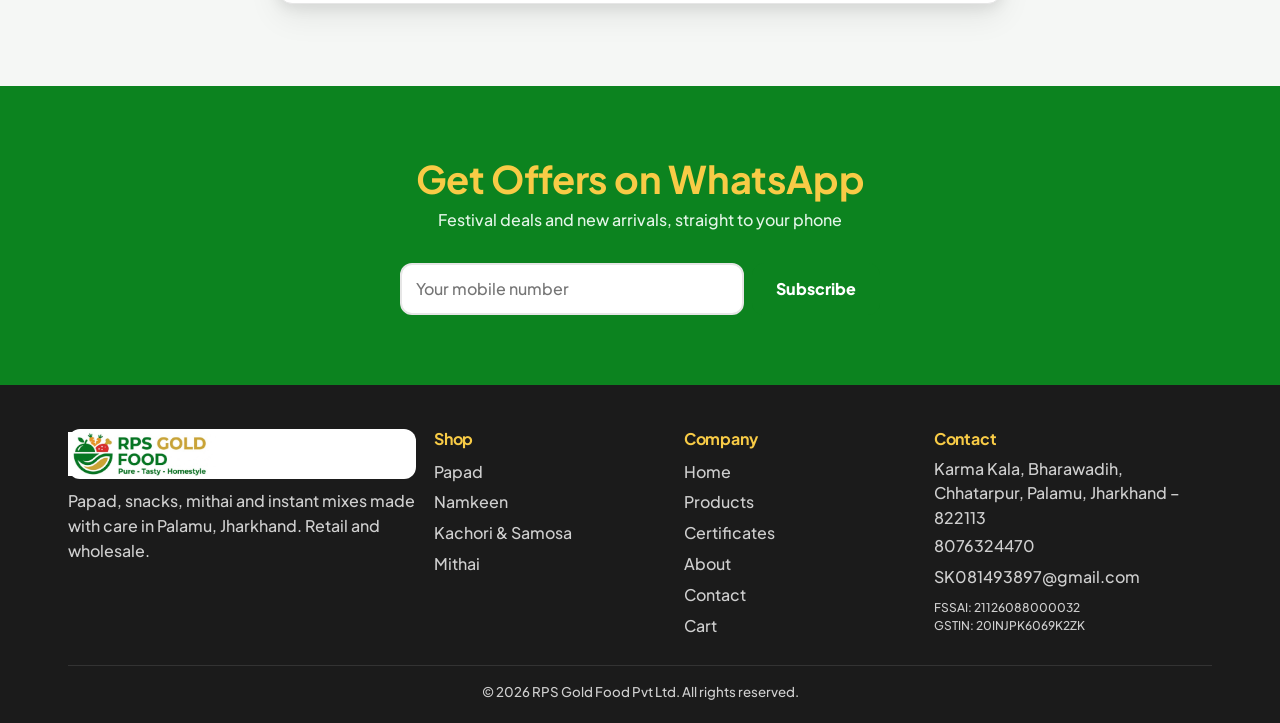
<file: success.html>
<!DOCTYPE html>
<html lang="en"><head>
<meta charset="utf-8"><meta name="viewport" content="width=device-width, initial-scale=1, viewport-fit=cover">
<title>RPS Gold Food – Success | Papad, Namkeen, Mithai</title>
<meta name="description" content="RPS Gold Food Pvt Ltd – FSSAI registered. Papad, namkeen, thekua, chikki, bakery and instant mixes. Retail and wholesale from Palamu, Jharkhand.">
<meta name="theme-color" content="#0C831F">
<link rel="preconnect" href="https://fonts.googleapis.com"><link rel="preconnect" href="https://fonts.gstatic.com" crossorigin>
<link href="https://fonts.googleapis.com/css2?family=Plus+Jakarta+Sans:wght@500;600;700;800&display=swap" rel="stylesheet">
<link rel="icon" href="images/logo.png">
<link rel="stylesheet" href="css/style.css">
</head><body data-page="success"><main id="app"></main><script src="js/app.js"></script></body></html>
</file>
<file: css/style.css>
:root{--m:#0C831F;--m2:#0A6B19;--g:#F8CB46;--g2:#FFE27A;--ink:#1F1F1F;--mut:#666666;--bg:#FFFFFF;--tint:#F5F7F5;--line:#E6E6E6;--ok:#0C831F;--sh:0 4px 14px rgba(0,0,0,.08),0 12px 32px rgba(0,0,0,.08);--sh2:0 10px 24px rgba(0,0,0,.16),0 24px 48px rgba(0,0,0,.14);--r:18px}
*{box-sizing:border-box;margin:0;padding:0}html{scroll-behavior:smooth}
body{font-family:Plus Jakarta Sans,system-ui,sans-serif;color:var(--ink);background:var(--bg);line-height:1.55;padding-bottom:84px;overflow-x:hidden}
h1,h2,h3,h4{font-family:'Plus Jakarta Sans',sans-serif;line-height:1.15;color:var(--m)}
a{color:inherit;text-decoration:none}button{font:inherit;cursor:pointer;border:0;background:none;color:inherit}img{max-width:100%}
.wrap{max-width:1180px;margin:0 auto;padding:0 18px}
.sec{padding:54px 0}.sec.t{background:var(--tint)}.sec.d{background:var(--m);color:#fff}.sec.d h2,.sec.d h3{color:var(--g2)}
.sh{text-align:center;margin-bottom:30px}.sh h2{font-size:clamp(26px,5vw,38px)}.sh p{color:var(--mut);max-width:560px;margin:6px auto 0}.d .sh p{color:#E3F5E7}
.btn{display:inline-flex;align-items:center;gap:8px;padding:12px 24px;border-radius:999px;font-weight:800;transition:.25s;box-shadow:0 6px 16px rgba(0,0,0,.12)}
.btn:hover{transform:translateY(-3px);box-shadow:0 12px 26px rgba(0,0,0,.2)}
.b1{background:var(--g);color:var(--ink)}.b2{background:var(--m);color:#fff}.b3{background:#fff;color:var(--m);border:2px solid var(--m)}.bw{background:#25D366;color:#fff}
.top{background:var(--m);color:#fff;font-size:13px;text-align:center;padding:7px 10px;font-weight:700}
header.hd{position:sticky;top:0;z-index:50;background:#fff;box-shadow:0 2px 14px rgba(0,0,0,.08)}
.hd .wrap{display:flex;align-items:center;gap:18px;height:66px}
.logo{display:flex;align-items:center;gap:10px;font-family:'Plus Jakarta Sans';font-weight:800;color:var(--m);font-size:20px;line-height:1}
.logo i{font-style:normal;width:42px;height:42px;border-radius:12px;background:linear-gradient(135deg,var(--g),#f0b429);display:grid;place-items:center;font-size:22px;box-shadow:var(--sh)}
.logo small{display:block;font-size:11px;color:var(--mut);font-family:Plus Jakarta Sans;font-weight:700}
nav.dn{margin-left:auto;display:none;gap:6px}nav.dn a{padding:8px 14px;border-radius:999px;font-weight:700}nav.dn a:hover,nav.dn a.on{background:var(--tint);color:var(--m)}
.hr{margin-left:auto;display:flex;gap:8px;align-items:center}nav.dn+.hr{margin-left:0}
.ib{width:44px;height:44px;border-radius:50%;display:grid;place-items:center;background:var(--tint);position:relative;transition:.2s}.ib:hover{background:var(--g)}
.ib svg{width:22px;height:22px}.bd{position:absolute;top:-2px;right:-2px;background:var(--m);color:#fff;font-size:11px;min-width:19px;height:19px;border-radius:99px;display:grid;place-items:center;font-weight:800}
.bn{position:fixed;left:10px;right:10px;bottom:calc(10px + env(safe-area-inset-bottom,0px));z-index:60;background:var(--m);border-radius:24px;display:flex;justify-content:space-around;padding:8px 4px;box-shadow:var(--sh2)}
.bn a{display:flex;flex-direction:column;align-items:center;gap:2px;font-size:11px;font-weight:700;color:#E3F5E7;padding:4px 10px;border-radius:16px;position:relative;transition:.2s}
.bn a svg{width:22px;height:22px}.bn a.on{color:var(--ink);background:var(--g);transform:translateY(-6px);box-shadow:0 6px 14px rgba(0,0,0,.3)}
.bn .bd{background:var(--g);color:var(--ink);top:-4px;right:2px}
.fab{position:fixed;right:14px;bottom:calc(92px + env(safe-area-inset-bottom,0px));z-index:55;display:flex;flex-direction:column;gap:10px}
.fab a{width:52px;height:52px;border-radius:50%;display:grid;place-items:center;color:#fff;box-shadow:var(--sh2);animation:pulse 2.4s infinite}
.fab a svg{width:26px;height:26px}.fw{background:#25D366}.fc{background:var(--g);color:var(--ink)!important;animation-delay:1.2s!important}
@keyframes pulse{0%{box-shadow:0 0 0 0 rgba(37,211,102,.55),var(--sh2)}70%{box-shadow:0 0 0 16px rgba(37,211,102,0),var(--sh2)}100%{box-shadow:0 0 0 0 rgba(37,211,102,0),var(--sh2)}}
.hero{background:linear-gradient(135deg,var(--m) 0%,#0A6B19 100%);color:#fff;position:relative;overflow:hidden;padding:48px 0 60px}
.hero .wrap{display:grid;gap:30px;align-items:center;position:relative;z-index:2}
.hero h1{color:#fff;font-size:clamp(32px,7vw,56px)}.hero h1 span{color:var(--g2)}
.hero p{color:#333;margin:14px 0 22px;max-width:480px;font-size:17px}.hero .cta{display:flex;gap:12px;flex-wrap:wrap}
.pill{display:inline-block;background:rgba(255,212,92,.18);border:1px solid var(--g2);color:var(--g2);padding:5px 14px;border-radius:99px;font-size:13px;font-weight:800;margin-bottom:14px}
.hv{position:relative;height:300px;display:grid;place-items:center}
.hv .big{width:240px;height:240px;border-radius:50%;background:radial-gradient(circle,var(--g2),var(--g));display:grid;place-items:center;font-size:120px;box-shadow:0 0 0 14px rgba(255,212,92,.2),0 0 0 32px rgba(255,212,92,.1);animation:fl 5s ease-in-out infinite}
.hv span.f{position:absolute;font-size:44px;animation:fl 4s ease-in-out infinite;filter:drop-shadow(0 8px 10px rgba(0,0,0,.35))}
@keyframes fl{50%{transform:translateY(-14px) rotate(4deg)}}
.hero:before,.hero:after{content:"";position:absolute;border-radius:50%;background:rgba(255,212,92,.08)}.hero:before{width:380px;height:380px;right:-120px;top:-120px}.hero:after{width:260px;height:260px;left:-90px;bottom:-110px}
.mq{background:var(--g);overflow:hidden;white-space:nowrap;padding:11px 0;font-weight:800;color:var(--ink)}
.mq div{display:inline-block;animation:mq 28s linear infinite}.mq span{margin:0 26px}@keyframes mq{to{transform:translateX(-50%)}}
.grid{display:grid;gap:18px}.g2{grid-template-columns:repeat(2,1fr)}
.card{background:#fff;border-radius:var(--r);box-shadow:var(--sh);transition:.3s;overflow:hidden;border:1px solid var(--line)}
.card:hover{transform:translateY(-8px);box-shadow:var(--sh2)}
.feat{padding:22px 14px;text-align:center}.feat .ic{width:60px;height:60px;border-radius:18px;margin:0 auto 10px;display:grid;place-items:center;font-size:30px;background:var(--tint);transition:.3s}.feat:hover .ic{background:var(--g);transform:rotate(-8deg) scale(1.1)}
.feat h4{font-size:17px}.feat p{font-size:13px;color:var(--mut)}
.cat{padding:20px 10px;text-align:center;cursor:pointer;display:block}.cat .ci{font-size:48px;width:84px;height:84px;margin:0 auto 8px;border-radius:50%;display:grid;place-items:center;background:var(--tint);transition:.3s}.cat:hover .ci{background:var(--g);transform:scale(1.12) rotate(6deg)}.cat h4{font-size:16px}.cat p{font-size:12px;color:var(--mut)}
.pimg{height:170px;display:grid;place-items:center;font-size:80px;position:relative;overflow:hidden;cursor:pointer}
.pimg:before{content:"";position:absolute;width:190px;height:190px;border-radius:50%;background:rgba(255,255,255,.35);transition:.4s}.pc:hover .pimg:before{transform:scale(1.35)}
.pimg b{position:relative;transition:.4s;filter:drop-shadow(0 8px 8px rgba(0,0,0,.25))}.pc:hover .pimg b{transform:scale(1.15) rotate(-6deg)}
.pimg img{width:100%;height:100%;object-fit:cover;position:absolute;inset:0}
.tag{position:absolute;top:10px;left:10px;background:var(--m);color:#fff;font-size:11px;font-weight:800;padding:3px 10px;border-radius:99px;z-index:2}
.pb{padding:14px}.pb h3{font-size:17px;color:var(--ink);cursor:pointer}.pb .w{font-size:12px;color:var(--mut)}
.st{color:#E8A200;font-size:13px;font-weight:800}.pr{display:flex;align-items:baseline;gap:8px;margin:6px 0 10px}.pr b{font-size:20px;color:var(--m);font-family:'Plus Jakarta Sans'}.pr s{font-size:13px;color:#999}.pr em{font-style:normal;font-size:12px;color:var(--ok);font-weight:800}
.add{width:100%;padding:10px;border-radius:12px;background:var(--g);font-weight:800;transition:.2s}.add:hover{background:var(--m);color:#fff}
.ban{border-radius:26px;padding:34px 24px;background:linear-gradient(120deg,var(--g),#FFE27A);display:grid;gap:14px;box-shadow:var(--sh);position:relative;overflow:hidden}
.ban h2{color:var(--ink);font-size:clamp(26px,5vw,40px)}.ban .em{position:absolute;right:14px;bottom:-14px;font-size:120px;opacity:.25;animation:fl 5s infinite}
.steps .card{padding:22px;text-align:center}.steps .n{width:46px;height:46px;border-radius:50%;background:var(--m);color:var(--g2);display:grid;place-items:center;margin:0 auto 10px;font-family:'Plus Jakarta Sans';font-weight:800;font-size:20px}
.tm{padding:22px}.tm p{font-style:italic;margin:8px 0 12px}.tm b{color:var(--m)}.tm small{display:block;color:var(--mut)}
.cert{padding:18px;display:flex;gap:12px;align-items:center}.cert i{font-style:normal;font-size:34px}.cert b{display:block;color:var(--m)}.cert small{color:var(--mut);word-break:break-all}
details{background:#fff;border-radius:14px;box-shadow:var(--sh);margin-bottom:12px;padding:14px 18px;border:1px solid var(--line);transition:.2s}details:hover{box-shadow:var(--sh2)}summary{font-weight:800;cursor:pointer;color:var(--m)}details p{margin-top:8px;color:var(--mut)}
.nl{display:flex;gap:8px;max-width:480px;margin:16px auto 0;flex-wrap:wrap;justify-content:center}.nl input{flex:1;min-width:200px}
input,select,textarea{width:100%;padding:12px 14px;border:2px solid var(--line);border-radius:12px;font:inherit;background:#fff;transition:.2s}input:focus,select:focus,textarea:focus{outline:0;border-color:var(--g);box-shadow:0 0 0 4px rgba(244,180,0,.2)}
label{font-weight:700;font-size:14px;display:block;margin-bottom:4px}.fg{display:grid;gap:14px}.fg>div{min-width:0}
.ph{background:linear-gradient(120deg,var(--m),#0A6B19);color:#fff;padding:38px 0;text-align:center}.ph h1{color:var(--g2);font-size:clamp(28px,6vw,44px)}.ph p{color:#E3F5E7}
.chips{display:flex;gap:8px;overflow-x:auto;padding:4px 2px 12px;scrollbar-width:none}.chip{padding:9px 18px;border-radius:99px;background:#fff;border:2px solid var(--line);font-weight:800;white-space:nowrap;transition:.2s}.chip.on,.chip:hover{background:var(--m);color:#fff;border-color:var(--m)}
.bar{display:flex;gap:10px;justify-content:space-between;align-items:center;margin-bottom:16px;flex-wrap:wrap}.bar select{width:auto}
.pd{display:grid;gap:26px}.pd .pimg{height:320px;font-size:150px;border-radius:var(--r);box-shadow:var(--sh)}.pd h1{font-size:clamp(26px,5vw,38px)}
.qty{display:inline-flex;align-items:center;border:2px solid var(--line);border-radius:99px;overflow:hidden}.qty button{width:36px;height:36px;font-weight:800;font-size:18px}.qty button:hover{background:var(--g)}.qty span{min-width:30px;text-align:center;font-weight:800}
.ci-row{display:flex;gap:12px;align-items:center;padding:14px;margin-bottom:12px}.ci-row .th{width:70px;height:70px;border-radius:14px;display:grid;place-items:center;font-size:38px;flex:none}.ci-row .inf{flex:1;min-width:0}.ci-row h4{font-size:16px;color:var(--ink)}
.sum{padding:22px;position:sticky;top:84px}.sum .r{display:flex;justify-content:space-between;margin:8px 0}.sum .tt{font-size:20px;font-weight:800;border-top:2px dashed var(--line);padding-top:12px;margin-top:12px;color:var(--m)}
.opt{display:flex;gap:10px;align-items:center;padding:14px;border:2px solid var(--line);border-radius:14px;margin-bottom:10px;cursor:pointer;transition:.2s}.opt:has(input:checked){border-color:var(--m);background:var(--tint)}.opt input{width:auto}
.stp{display:flex;justify-content:center;gap:8px;flex-wrap:wrap;margin-bottom:6px}.stp span{padding:6px 16px;border-radius:99px;background:rgba(255,255,255,.15);font-weight:800;font-size:13px}.stp .on{background:var(--g);color:var(--ink)}
.two{display:grid;gap:24px}.empty{text-align:center;padding:50px 10px}.empty div{font-size:80px}
.ft{background:#1B1B1B;color:#cfcfcf;padding:44px 0 20px}.ft h4{color:var(--g2);margin-bottom:8px}.ft a{display:block;padding:3px 0}.ft a:hover{color:var(--g2)}.ft .grid{margin-bottom:24px}.ft small{display:block;text-align:center;border-top:1px solid #333;padding-top:16px}
.rv{opacity:0;transform:translateY(26px);transition:opacity .6s ease,transform .6s ease}.rv.in{opacity:1;transform:none}
.toast{position:fixed;left:50%;top:80px;transform:translate(-50%,-30px);background:var(--ok);color:#fff;padding:10px 20px;border-radius:99px;font-weight:800;z-index:99;opacity:0;transition:.3s;pointer-events:none}.toast.s{opacity:1;transform:translate(-50%,0)}
@media(min-width:640px){.g3{grid-template-columns:repeat(3,1fr)}.fg.c2{grid-template-columns:1fr 1fr}}
@media(min-width:800px){.hero .wrap{grid-template-columns:1.1fr .9fr}.hv{height:380px}.hv .big{width:310px;height:310px;font-size:150px}.two{grid-template-columns:1.5fr 1fr}.pd{grid-template-columns:1fr 1fr}.ban{grid-template-columns:1.4fr 1fr;align-items:center}.g4{grid-template-columns:repeat(4,1fr)}.g6{grid-template-columns:repeat(6,1fr)}.ft .grid{grid-template-columns:1.5fr 1fr 1fr 1.2fr}}
@media(min-width:900px){nav.dn{display:flex}.bn{display:none}body{padding-bottom:0}.fab{bottom:20px}.hd .wrap{height:76px}.sec{padding:70px 0}}
@media(max-width:899px){.hd .hide{display:none}}
@media(min-width:640px) and (max-width:899px){.g4,.g6{grid-template-columns:repeat(3,1fr)}}
@media(max-width:639px){.g4,.g6{grid-template-columns:repeat(2,1fr)}.pimg{height:140px;font-size:62px}.pb{padding:11px}.pb h3{font-size:15px}.ci-row .th{width:56px;height:56px;font-size:30px}}
@media(prefers-reduced-motion:reduce){*{animation:none!important;transition:none!important}.rv{opacity:1;transform:none}}

.pimg>img,.ph-img{position:absolute;inset:0;width:100%;height:100%;object-fit:cover;z-index:1;transition:transform .6s}.pc:hover .pimg>img{transform:scale(1.08)}.pimg:before{z-index:0}.pimg .tag{z-index:3}
a.pimg{display:grid}.pd .pimg>img{border-radius:var(--r)}
.ph-r{position:relative;overflow:hidden;border-radius:var(--r);box-shadow:var(--sh);min-height:260px;background:var(--tint)}.ph-r img{width:100%;height:100%;object-fit:cover;position:absolute;inset:0;transition:transform .6s}.ph-r:hover img{transform:scale(1.06)}
.hero .hv .big{overflow:hidden;position:relative}.hero .hv .big img{position:absolute;inset:0;width:100%;height:100%;object-fit:cover}
.crumb{color:var(--mut);margin-bottom:14px;font-size:14px}.crumb a:hover{color:var(--m)}
.menu{display:none;position:absolute;top:100%;left:0;right:0;background:#fff;box-shadow:var(--sh2);padding:10px 18px 16px}.menu.o{display:block}.menu a{display:block;padding:12px 6px;font-weight:800;border-bottom:1px solid var(--line)}
.cimg{cursor:zoom-in;display:block;width:100%;height:260px;object-fit:cover;object-position:top;transition:.4s}.card:hover .cimg{transform:scale(1.04)}.cw{overflow:hidden}
.lb{position:fixed;inset:0;background:rgba(0,0,0,.88);z-index:200;display:none;align-items:center;justify-content:center;padding:16px}.lb.o{display:flex}.lb img{max-width:100%;max-height:92vh;border-radius:10px;background:#fff}.lb button{position:absolute;top:14px;right:18px;color:#fff;font-size:34px}
table.tb{width:100%;border-collapse:collapse}.tb td{padding:10px 12px;border-bottom:1px solid var(--line);vertical-align:top}.tb td:first-child{font-weight:800;color:var(--m);width:40%}
.srch{display:flex;gap:8px;max-width:520px;margin:18px auto 0}.srch input{border-radius:99px}
.tabs{display:flex;gap:8px;margin-bottom:14px;flex-wrap:wrap}.tabs button{padding:8px 18px;border-radius:99px;border:2px solid var(--line);font-weight:800}.tabs .on{background:var(--m);color:#fff;border-color:var(--m)}.tp{display:none}.tp.on{display:block}
.ofr{padding:18px;border:2px dashed var(--g)}.ofr b{font-size:20px;color:var(--m)}
.pm{padding:16px;display:flex;gap:12px;align-items:flex-start}.pm i{font-style:normal;font-size:30px}
.dis{opacity:.55;pointer-events:none}.tick{font-size:80px;animation:fl 3s infinite}
.hero .big img{border-radius:50%}

/* ===== Blinkit theme overrides ===== */
body{background:#fff;font-weight:500}h1,h2,h3,h4{line-height:1.2;letter-spacing:-.01em}
.btn{border-radius:12px;box-shadow:none;font-weight:800}.btn:hover{transform:translateY(-2px);box-shadow:0 8px 18px rgba(12,131,31,.28)}
.b1,.b2,.bw{background:#0C831F;color:#fff}.b1:hover,.b2:hover,.bw:hover{background:#0A6B19}.b3{background:#fff;color:#0C831F;border:2px solid #0C831F}.b3:hover{background:#0C831F;color:#fff}
.add{background:#F7FFF9;border:1.5px solid #0C831F;color:#0C831F;border-radius:10px;font-weight:800;letter-spacing:.02em;text-transform:uppercase;font-size:13px}.add:hover{background:#0C831F;color:#fff}
.hero{background:linear-gradient(135deg,#F8CB46 0%,#FFE27A 100%);color:#1F1F1F}.hero h1{color:#1F1F1F}.hero h1 span{color:#0C831F}.hero p{color:#333}.hero:before,.hero:after{background:rgba(255,255,255,.35)}
.pill{background:#0C831F;border:0;color:#fff}
.mq{background:#0C831F;color:#fff}
.logo i{background:#F8CB46;color:#0C831F;font-weight:800;box-shadow:none;font-family:'Plus Jakarta Sans'}
.tag{background:#F8CB46;color:#1F1F1F}
.card{border-radius:16px;border:1px solid #ececec;box-shadow:0 1px 3px rgba(0,0,0,.06)}.card:hover{box-shadow:0 14px 30px rgba(0,0,0,.14)}
.feat .ic,.cat .ci{background:#E7F5EA}.feat:hover .ic{background:#F8CB46}.feat .ic svg{width:30px;height:30px;stroke:#0C831F}.feat:hover .ic svg{stroke:#1F1F1F}
.ic.big{width:90px;height:90px;border-radius:50%;margin:0 auto 10px;background:#E7F5EA;display:grid;place-items:center}.ic.big svg{width:44px;height:44px;stroke:#0C831F}.tick{animation:none}.tick svg{stroke:#0C831F}
.pimg{background:#F6F7F8!important;height:180px}.pimg:before{display:none}.pimg>img{object-fit:cover}
.cat .ci{width:100%;height:110px;border-radius:14px;position:relative;overflow:hidden}
.ban{background:linear-gradient(120deg,#F8CB46,#FFE27A);border-radius:20px;box-shadow:none;border:1px solid #ecd27a}.ban h2{color:#1F1F1F}
.ban .em{position:absolute;right:0;top:0;bottom:0;width:38%;opacity:1;animation:none;font-size:0}.ban .em img{width:100%;height:100%;object-fit:cover;-webkit-mask-image:linear-gradient(90deg,transparent,#000 35%);mask-image:linear-gradient(90deg,transparent,#000 35%)}
@media(max-width:799px){.ban .em{display:none}}
.hv{height:auto;min-height:300px}.hv .big{width:100%;max-width:440px;height:340px;border-radius:26px;border:6px solid #fff;box-shadow:0 20px 40px rgba(0,0,0,.2);animation:none;font-size:0;background:#fff}.hv .big img{border-radius:0}
.hv .fi{position:absolute;width:88px;height:88px;border-radius:50%;object-fit:cover;border:4px solid #fff;box-shadow:0 10px 22px rgba(0,0,0,.25);animation:fl 4s ease-in-out infinite;background:#fff}
@media(min-width:800px){.hv .big{height:400px}}
.ph{background:linear-gradient(120deg,#0C831F,#0A6B19)}.ph h1{color:#F8CB46}.ph p,.ph .crumb{color:#E3F5E7!important}
.stp .on{background:#F8CB46;color:#1F1F1F}
.sec.t{background:#F5F7F5}.sec.d{background:#0C831F}.sec.d h2{color:#F8CB46}
.ft{background:#1B1B1B}.ft h4{color:#F8CB46}.nl input{background:#fff}
.chip.on,.chip:hover{background:#0C831F;border-color:#0C831F}
.bn{background:#0C831F}.bn a.on{background:#F8CB46;color:#1F1F1F}.top{background:#0C831F}
.ci-row .th{background:#F6F7F8!important}
.sum .tt,.pr b{color:#1F1F1F}.pr em{color:#0C831F}
.qty{border-color:#0C831F;background:#0C831F}.qty button,.qty span{color:#fff}.qty button:hover{background:#0A6B19}
.opt:has(input:checked){border-color:#0C831F;background:#F1FAF3}
details summary{color:#1F1F1F}.cimg{object-fit:cover}.si{width:1em}

/* logo + mobile header + mobile card shadows */
.logo img{height:46px;width:auto;display:block}.flogo{display:inline-block;background:#fff;border-radius:12px;padding:8px 12px;margin-bottom:10px}.flogo img{height:44px;width:auto;display:block}
@media(min-width:900px){.logo img{height:56px}}
@media(max-width:899px){
 .hd .wrap{display:grid;grid-template-columns:1fr auto 1fr;align-items:center;height:64px;gap:8px}
 .hr{display:contents}
 .hr .mb{order:1;justify-self:start}.logo{order:2;justify-self:center}.hr a[href="cart.html"]{order:3;justify-self:end}
 .nav.dn{display:none}.logo img{height:40px}
 .card{box-shadow:0 6px 16px rgba(0,0,0,.14),0 2px 4px rgba(0,0,0,.08);border-color:#e9e9e9}
 .card:active{transform:scale(.98)}
 details{box-shadow:0 5px 14px rgba(0,0,0,.12)}
 .chip{box-shadow:0 3px 8px rgba(0,0,0,.08)}
}
@media(min-width:900px){.mb{display:none}}
.cat .ci{height:96px}
</file>
